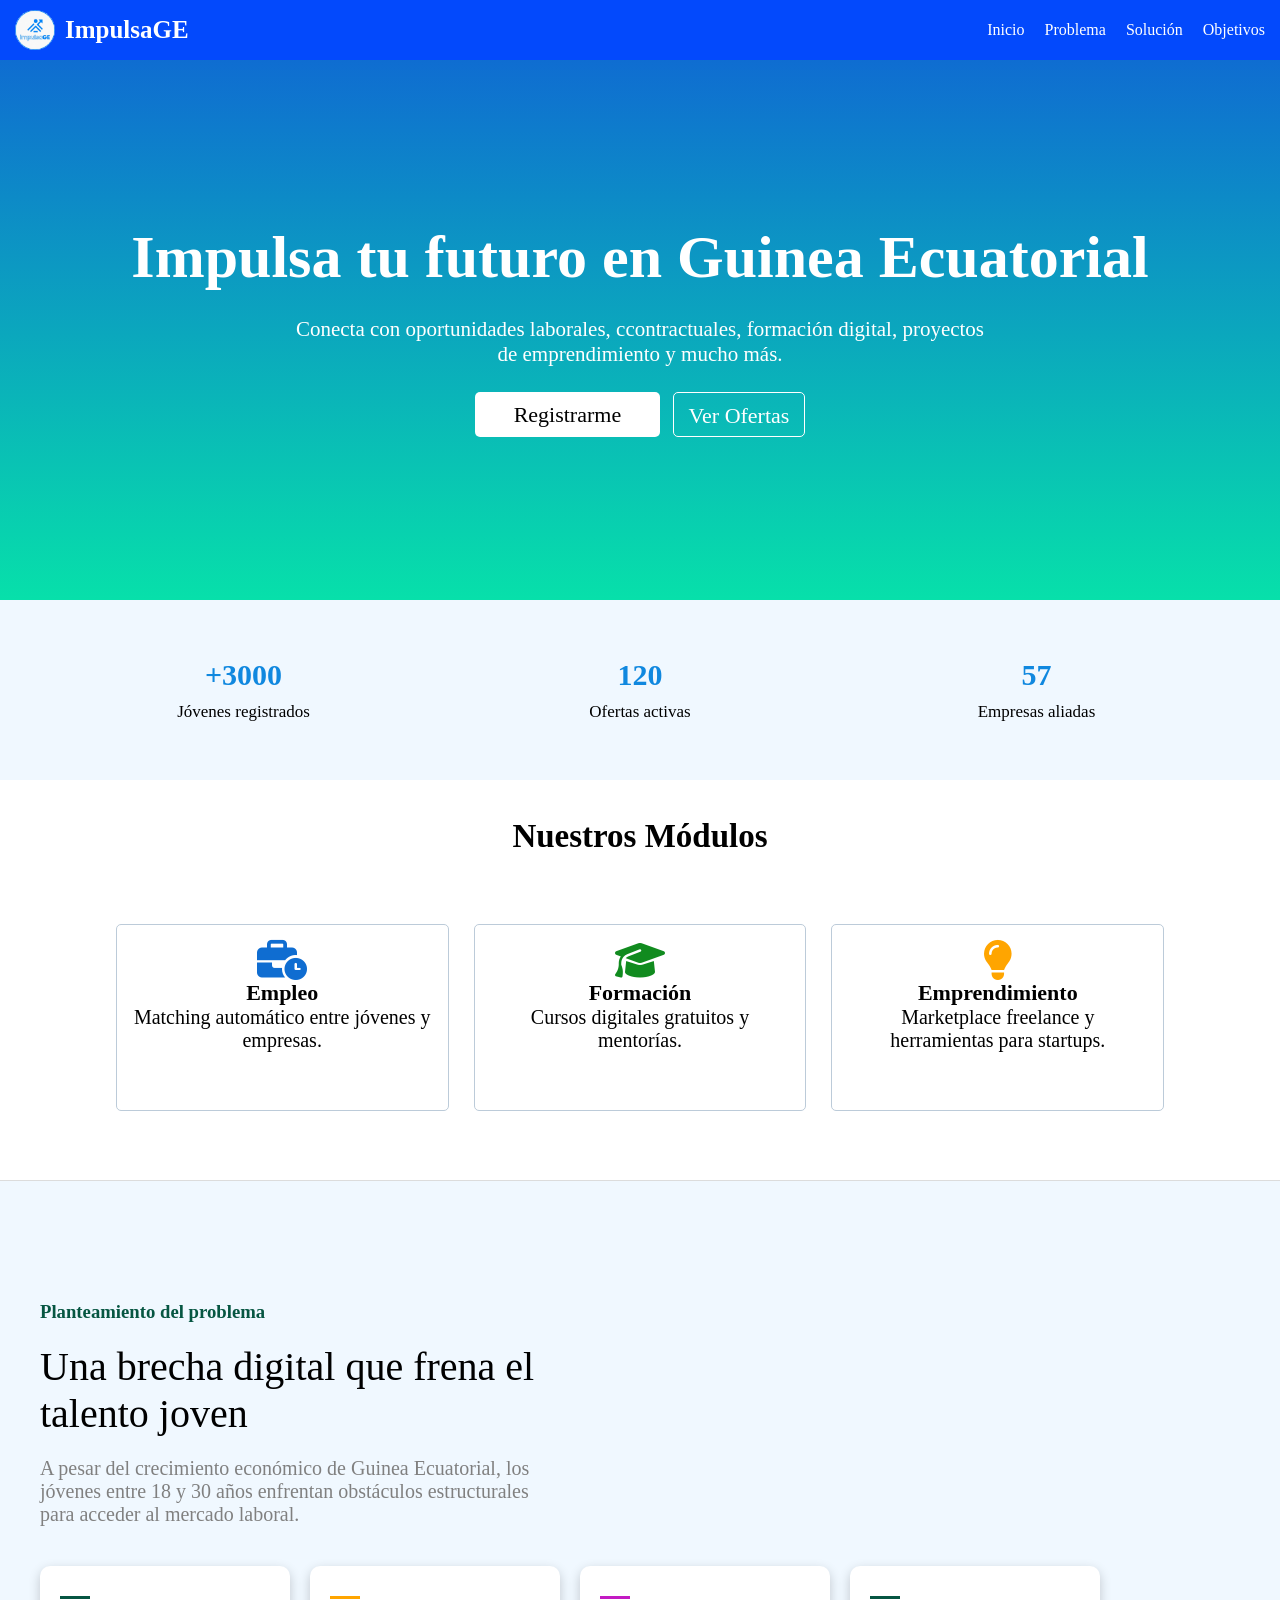
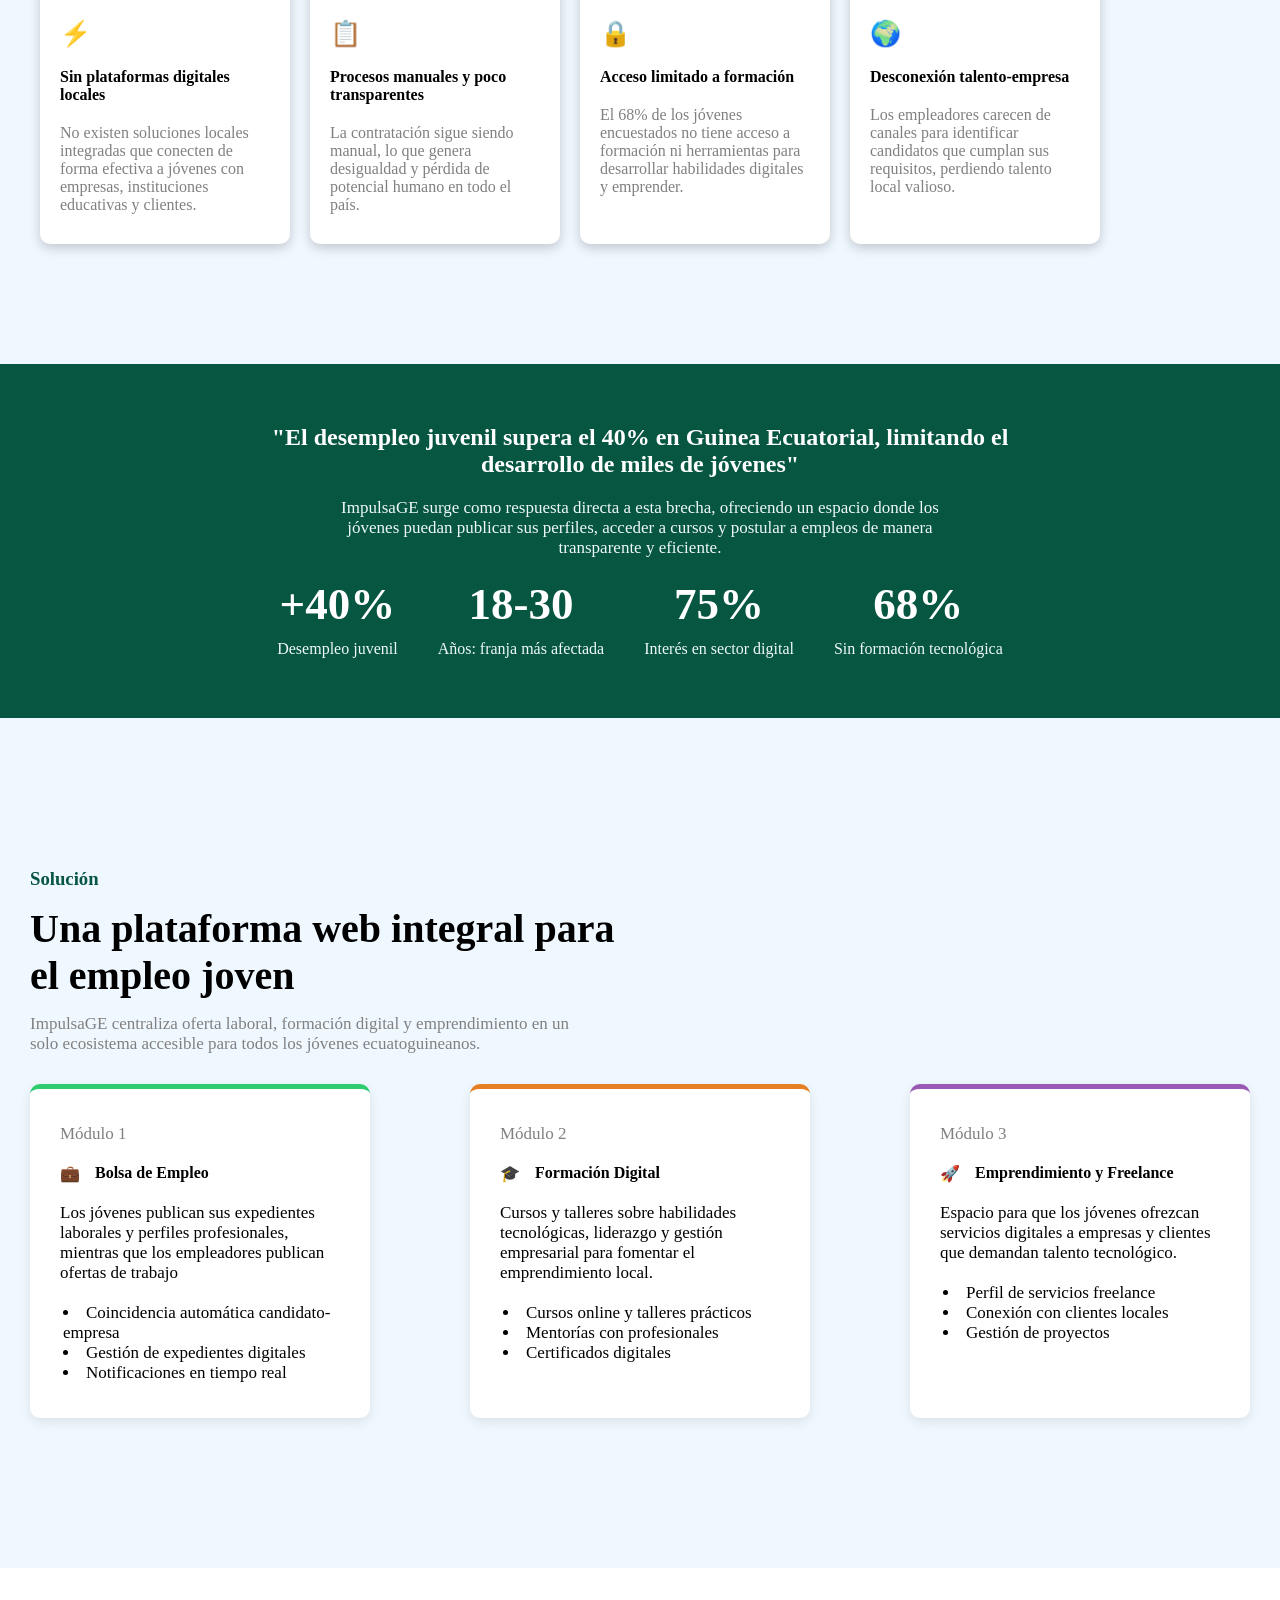
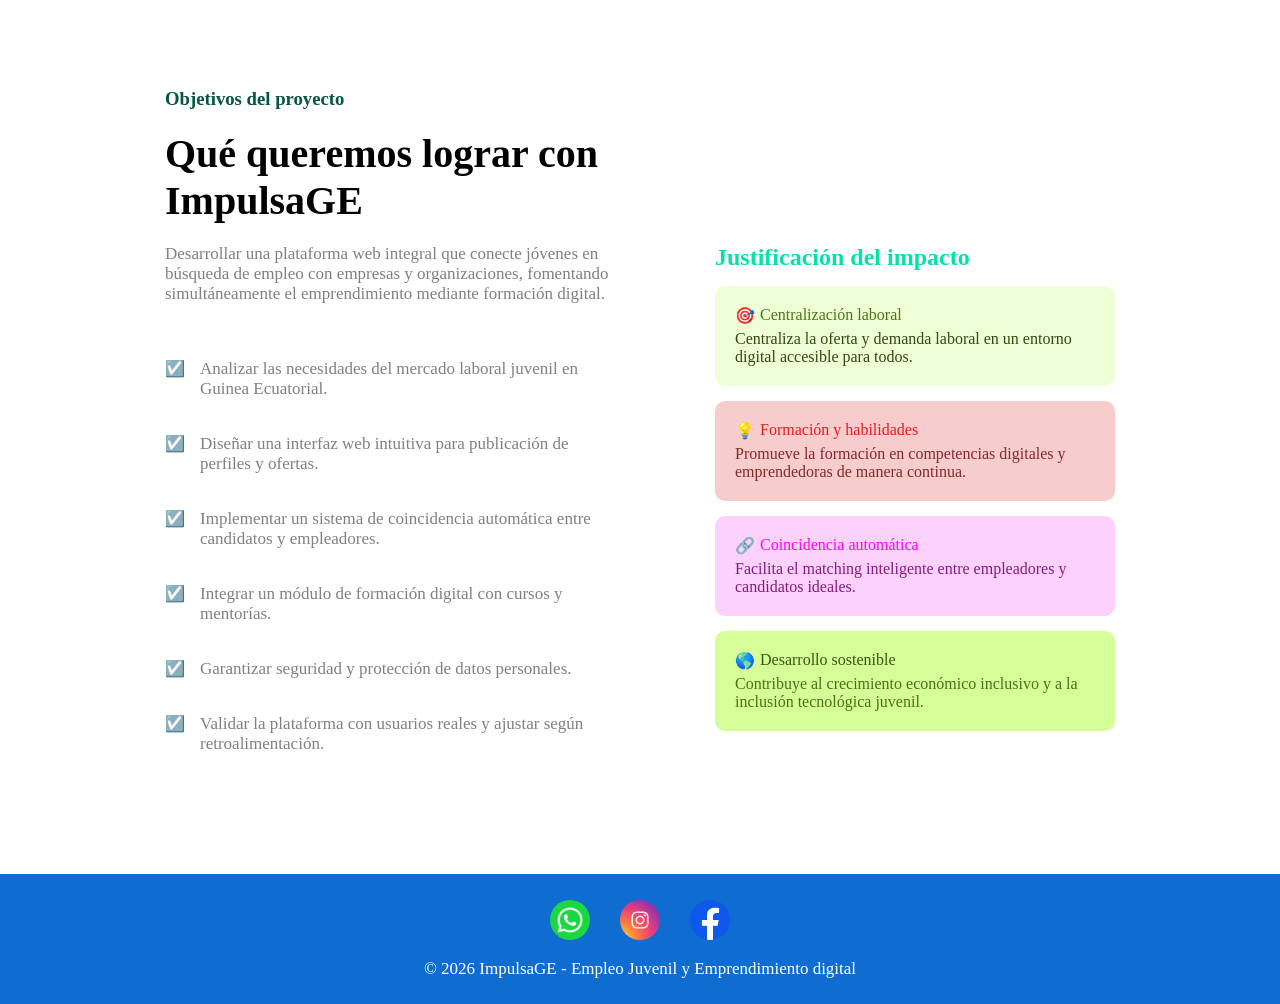
<file: index.html>
<!DOCTYPE html>
<html lang="en">
<head>
    <meta charset="UTF-8">
    <meta name="viewport" content="width=device-width, initial-scale=1.0">
    <title>ImpulsaGE</title>
    <link rel="icon" type="image/png" sizes="32x32"  href="./img/ImpulsaGE2.jpeg">
    <link rel="stylesheet" href="./css/index.css">
    <link rel="stylesheet" href="https://cdnjs.cloudflare.com/ajax/libs/font-awesome/6.5.1/css/all.min.css">
</head>
<body>
    <header>

            <div class="logo">
                <img src="./img/ImpulsaGE2.jpeg" alt="">
                <strong>ImpulsaGE</strong> 
            </div>
            
            <button class="barra-menus" id="barra-menus">
                &#9776;
            </button>
        
            <nav id="nav">

                <ul class="menus">
                    <li><a href="#inicio">Inicio</a></li>
                    <li><a href="#problema">Problema</a></li>
                    <li><a href="#solucion">Solución</a></li>
                    <li><a href="#objetivos">Objetivos</a></li>
                </ul>
            
            </nav>

    </header>
    <main>
        <section id="inicio" class="seccion1" >
                <h1>Impulsa tu futuro en Guinea Ecuatorial</h1>
                <p>Conecta con oportunidades laborales, ccontractuales, formación digital, proyectos <br> de emprendimiento y mucho más.</p>
                <div class="seccion1_contenedor">
                    <a href="./pages/login/login.html" class="boton1">Registrarme</a>
                    <a href="#ofertas" class="boton2">Ver Ofertas</a>
                </div>
        </section>

        <section class="seccion2">
            <div>
                <h3>+3000</h3>
                <p>Jóvenes registrados</p>
            </div>
            <div>
                <h3>120</h3>
                <p>Ofertas activas</p>
            </div>
            <div>
                <h3>57</h3>
                <p>Empresas aliadas</p>
            </div>
        </section>

        <section class="seccion3">
            <h1>Nuestros Módulos</h1>
            <div class="seccion3_contenedor">
                <div class="modulos">
                    <i class="fa-solid fa-business-time" style="color:rgb(15, 109, 209);" ></i>
                    <h3>Empleo</h3>
                    <p>Matching automático entre jóvenes y empresas.</p>
                </div>
                <div class="modulos">
                    <i class="fas fa-graduation-cap fa-3x text-success mb-3" style="color:rgb(17, 139, 31);" ></i>
                    <h3>Formación</h3>
                    <p>Cursos digitales gratuitos y mentorías.</p>
                </div>
                <div class="modulos">
                    <i class="fas fa-lightbulb fa-3x text-warning mb-3" style="color:orange;"></i>
                    <h3>Emprendimiento</h3>
                    <p>Marketplace freelance y herramientas para startups.</p>
                </div>
            </div>
        </section>

        <section id="problema" class="problema">

            <div>

                <article class="planteamiento">
                    <h3>Planteamiento del problema</h3>
                    <h1>Una brecha digital que frena el <br>talento joven</h1>
                    <p>A pesar del crecimiento económico de Guinea Ecuatorial, los jóvenes entre 18 y 30 años enfrentan obstáculos estructurales para acceder al mercado laboral.</p>
                </article>

                <article class="contenedor">
                
                    <div class="contenido">
                        <span class="barra1"></span>
                        <i>⚡</i>
                        <strong>Sin plataformas digitales locales</strong>
                        <p>No existen soluciones locales integradas que conecten de forma efectiva a jóvenes con empresas, instituciones educativas y clientes.</p>
                    </div>

                    <div class="contenido">
                        <span class="barra2"></span>
                        <i>📋</i>
                        <strong>Procesos manuales y poco transparentes</strong>
                        <p>La contratación sigue siendo manual, lo que genera desigualdad y pérdida de potencial humano en todo el país.</p>
                    </div>

                    <div class="contenido">
                        <span class="barra3"></span>
                        <i>🔒</i>
                        <strong>Acceso limitado a formación</strong>
                        <p>El 68% de los jóvenes encuestados no tiene acceso a formación ni herramientas para desarrollar habilidades digitales y emprender.</p>
                    </div>

                    <div class="contenido">
                        <span class="barra4"></span>
                        <i>🌍</i>
                        <strong>Desconexión talento-empresa</strong>
                        <p>Los empleadores carecen de canales para identificar candidatos que cumplan sus requisitos, perdiendo talento local valioso.</p>
                    </div>

                </article>
            </div>
        </section>

        <section class="estadisticas">

            <div>
                
                <h1>"El desempleo juvenil supera el 40% en Guinea Ecuatorial, limitando el desarrollo de miles de jóvenes"</h1>
                <p>ImpulsaGE surge como respuesta directa a esta brecha, ofreciendo un espacio donde los jóvenes puedan publicar sus perfiles, acceder a cursos y postular a empleos de manera transparente y eficiente.</p>
                
                <article>
                    <div>
                        <strong>+40%</strong>
                        <span>Desempleo juvenil</span>
                    </div>
                    <div>
                        <strong>18-30</strong>
                        <span>Años: franja más afectada</span>
                    </div>
                    <div>
                        <strong>75%</strong>
                        <span>Interés en sector digital</span>
                    </div>
                    <div>
                        <strong>68%</strong>
                        <span>Sin formación tecnológica</span>
                    </div>

                </article>

            </div>

        </section>

        <section id="solucion" class="solucion">

             <div>

                <article class="plataforma">
                    <h3>Solución</h3>
                    <h1>Una plataforma web integral para el empleo joven</h1>
                    <p>ImpulsaGE centraliza oferta laboral, formación digital y emprendimiento en un solo ecosistema accesible para todos los jóvenes ecuatoguineanos.</p>
                </article>

                <article class="contenedor-solucion">
                
                    <div class="contenido-solucion solucion-caja1">
                        <span>Módulo 1</span>
                        <div>
                             <i>💼</i>
                             <strong>Bolsa de Empleo</strong>
                        </div>
                        <p>Los jóvenes publican sus expedientes laborales y perfiles profesionales, mientras que los empleadores publican ofertas de trabajo</p>
                        <ul>
                            <li>Coincidencia automática candidato-empresa</li>
                            <li>Gestión de expedientes digitales</li>
                            <li>Notificaciones en tiempo real</li>
                        </ul>   
                    </div>

                    <div class="contenido-solucion solucion-caja2">
                        <span>Módulo 2</span>
                        <div>
                             <i>🎓</i>
                             <strong>Formación Digital</strong>
                        </div>
                        <p>Cursos y talleres sobre habilidades tecnológicas, liderazgo y gestión empresarial para fomentar el emprendimiento local.</p>
                        <ul>
                            <li>Cursos online y talleres prácticos</li>
                            <li>Mentorías con profesionales</li>
                            <li>Certificados digitales</li>
                        </ul>   
                    </div>

                    <div class="contenido-solucion solucion-caja3">
                        <span>Módulo 3</span>
                        <div>
                             <i>🚀</i>
                             <strong>Emprendimiento y Freelance</strong>
                        </div>
                        <p>Espacio para que los jóvenes ofrezcan servicios digitales a empresas y clientes que demandan talento tecnológico.</p>
                        <ul>
                            <li>Perfil de servicios freelance</li>
                            <li>Conexión con clientes locales</li>
                            <li>Gestión de proyectos</li>
                        </ul>   
                    </div>

                    

                </article>
            </div>

        </section>

        <section id="objetivos" class="objetivos">

            <div>
                <h3>Objetivos del proyecto</h3>
                <h1>Qué queremos lograr con ImpulsaGE</h1>
                <article>
                    <div class="lista_objetivos">

                        <p class="descripcion_objetivos">
                            Desarrollar una plataforma web integral que conecte jóvenes
                            en búsqueda de empleo con empresas y organizaciones, 
                            fomentando simultáneamente el emprendimiento mediante formación digital.
                        </p>

                        <div class="objetivo">
                            <i>☑️</i>
                            <p>Analizar las necesidades del mercado laboral juvenil en Guinea Ecuatorial.</p>
                        </div>

                        <div class="objetivo">
                            <i>☑️</i>
                            <p>Diseñar una interfaz web intuitiva para publicación de perfiles y ofertas.</p>
                        </div>

                        <div class="objetivo">
                            <i>☑️</i>
                            <p>Implementar un sistema de coincidencia automática entre candidatos y empleadores.</p>
                        </div>

                        <div class="objetivo">
                            <i>☑️</i>
                            <p>Integrar un módulo de formación digital con cursos y mentorías.</p>
                        </div>

                        <div class="objetivo">
                            <i>☑️</i>
                            <p>Garantizar seguridad y protección de datos personales.</p>
                        </div>

                        <div class="objetivo">
                            <i>☑️</i>
                            <p>Validar la plataforma con usuarios reales y ajustar según retroalimentación.</p>
                        </div>
                    </div>

                    <div class="justificacion">

                        <h2>Justificación del impacto</h2>

                        <div class="cuadro1">
                            <div>
                                <i>🎯</i>
                                <span>Centralización laboral</span>
                            </div>
                            <p>Centraliza la oferta y demanda laboral en un entorno digital accesible para todos.</p>
                        </div>

                        <div class="cuadro2">
                            <div>
                                <i>💡</i>
                                <span>Formación y habilidades</span>
                            </div>
                            <p>Promueve la formación en competencias digitales y emprendedoras de manera continua.</p>
                        </div>

                        <div class="cuadro3">
                            <div>
                                <i>🔗</i>
                                <span>Coincidencia automática</span>
                            </div>
                            <p>Facilita el matching inteligente entre empleadores y candidatos ideales.</p>
                        </div>

                        <div class="cuadro4">
                            <div>
                                <i>🌎</i>
                                <span>Desarrollo sostenible</span>
                            </div>
                            <p>Contribuye al crecimiento económico inclusivo y a la inclusión tecnológica juvenil.</p>
                        </div>
                        
                    </div>

                </article>

            </div>

        </section>

    </main>

    <footer>
        <div class="enlaces">
            <a href="https://chat.whatsapp.com/FtsmAJmG9tlBySFNLbGfqq?mode=gi_t" target="_blank"><img src="./img/WhatsApp.jpeg" alt="WhatsaApp"></a>
            <a href="https://www.instagram.com/31duque13?igsh=MWV2Y2E3d2Jmdk2aA==" target="_blank"><img src="./img/Instagram.png" alt="Instagram"></a>
            <a href="https://www.facebook.com/share/17GtNx4yoe/" target="_blank"><img src="./img/Facebook.jpeg" alt="Facebook"></a>
        </div>
        <p>&copy; 2026 ImpulsaGE - Empleo Juvenil y Emprendimiento digital</p>
    </footer>
    
</body>
<script src="./js/index.js"></script>
</html>
</file>
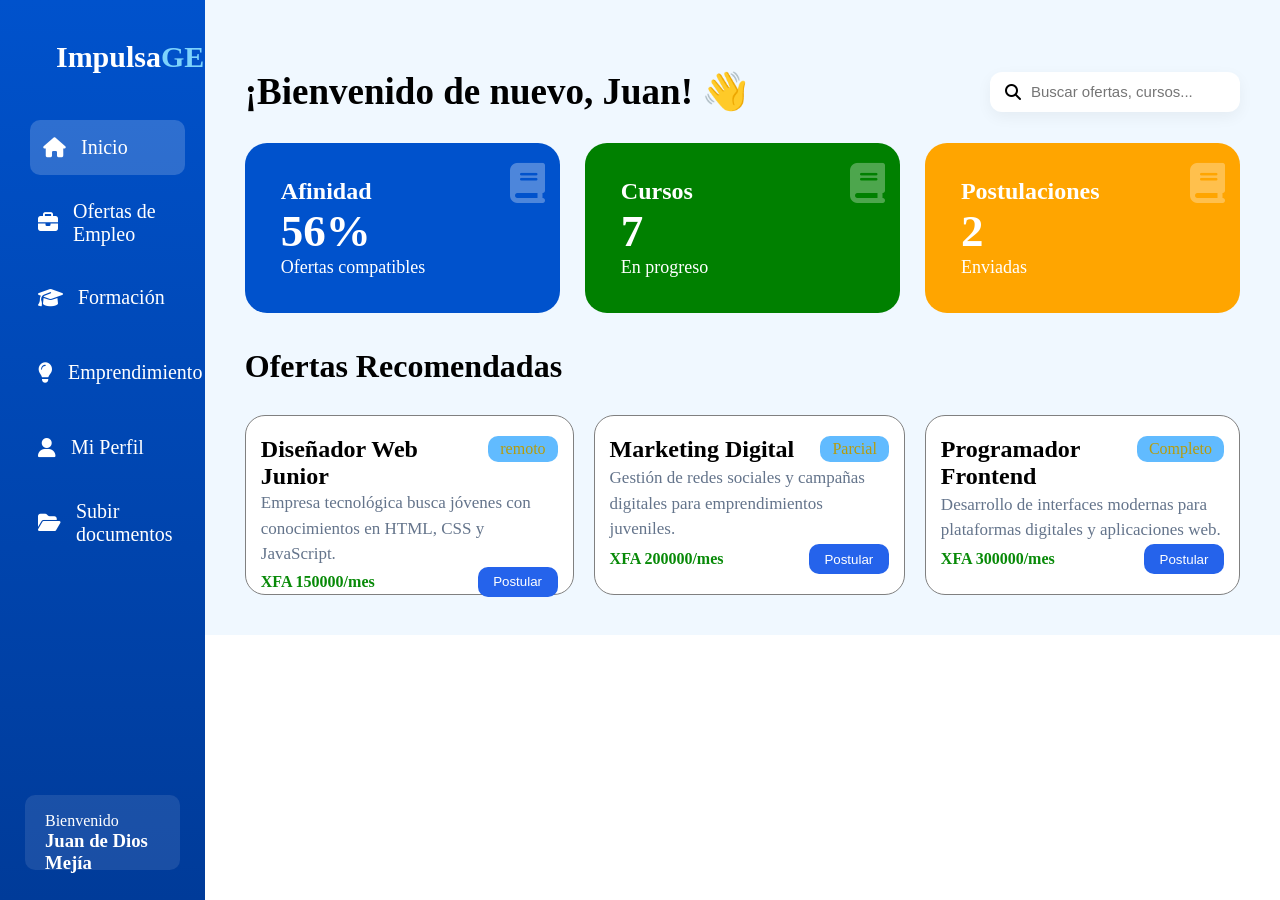
<file: pages/dashboard.html>
<!DOCTYPE html>
<html lang="en">
<head>
    <meta charset="UTF-8">
    <meta name="viewport" content="width=device-width, initial-scale=1.0">
    <title>ImpulsaGE - Plataforma de Empleo Juvenil</title>
    <link rel="stylesheet" href="../css/dashboard.css">
    <link rel="stylesheet" href="https://cdnjs.cloudflare.com/ajax/libs/font-awesome/6.5.1/css/all.min.css">
</head>
<body>
    <div class="desplegar" id="btn_desplegar">AB</div> 
    <aside class="sidebar" id="sidebar">
        <div class="logo">
            Impulsa<span>GE</span>
        </div>

        <ul class="menus">

            <li class="activo">
                <a href="#" >
                    <i class="fa-solid fa-house"></i>
                    <span>Inicio</span>
                </a>
            </li>

            <li title="Ofertas de Empleo">
                <a href="./OfertasEmpleo.html">
                    <i class="fa-solid fa-briefcase"></i>
                    <span>Ofertas de Empleo</span>
                </a>
            </li>

            <li title="Formaciones">
                <a href="./formacion.html">
                    <i class="fa-solid fa-graduation-cap"></i>
                    <span>Formación</span>
                </a>
            </li>

            <li title="Emprendimiento">
                <a href="./emprendimiento.html">
                    <i class="fa-solid fa-lightbulb"></i>
                    <span>Emprendimiento</span>
                </a>
            </li>

            <li title="Mi perfil">
                <a href="./perfil.html">
                    <i class="fa-solid fa-user"></i>
                    <span>Mi Perfil</span>
                </a>
            </li>
            <li>
                <a href="./subirDocumentos.html">
                <i class="fa-solid fa-folder-open"></i>
                <span>Subir documentos</span>
                </a>
            </li>

        </ul>

        <div class="usuario">
            <p>Bienvenido</p>
            <h3>Juan de Dios Mejía</h3>
        </div>

    </aside>

    <main>
        <div class="bara-superior">
            <h1>¡Bienvenido de nuevo,<span> Juan! 👋</span> </h1>
            <div class="buscador">
                <i class="fa-solid fa-magnifying-glass"></i>
                <input type="text" placeholder="Buscar ofertas, cursos...">
            </div>
        </div>

        <section class="cartas">
            <div class="carta carta-azul">
                <i class="fa-solid fa-book"></i>
                <h2>Afinidad</h2>
                <div class="number">56%</div>
                <p>Ofertas compatibles</p>
            </div>
            <div class="carta carta-verde">
                <i class="fa-solid fa-book"></i>
                <h2>Cursos</h2>
                <div class="number">7</div>
                <p>En progreso</p>
            </div>
            <div class="carta carta-naranja">
                <i class="fa-solid fa-book"></i>
                <h2>Postulaciones</h2>
                <div class="number">2</div>
                <p>Enviadas</p>
            </div>
        </section>

        <h1 class="titulo-ofertas">Ofertas Recomendadas</h1>
        
        <section class="empleos">
            <div class="empleo">
                <div class="titulo">
                    <h2>Diseñador Web Junior</h2>
                    <span class="tipo-trabajo">remoto</span>
                </div>
                <p>Empresa tecnológica busca jóvenes con
                   conocimientos en HTML, CSS y JavaScript.
                </p>
                <div class="postulacion">
                    <span class="remuneracion">XFA 150000/mes</span>
                    <button>Postular</button>
                </div>
            </div>

            <div class="empleo">
                <div class="titulo">
                    <h2>Marketing Digital</h2>
                    <span class="tipo-trabajo">Parcial</span>
                </div>
                <p>
                    Gestión de redes sociales y campañas 
                    digitales para emprendimientos juveniles.
                </p>
                <div class="postulacion">
                    <span class="remuneracion">XFA 200000/mes</span>
                    <button>Postular</button>
                </div>
            </div>

            <div class="empleo">
                <div class="titulo">
                    <h2>Programador Frontend</h2>
                    <span class="tipo-trabajo" >Completo</span>
                </div>
                <p>
                    Desarrollo de interfaces modernas para
                    plataformas digitales y aplicaciones web.
                </p>
                <div class="postulacion">
                    <span class="remuneracion">XFA 300000/mes</span>
                    <button>Postular</button>
                </div>
            </div>
        </section>
    </main>
</body>
<script src="../js/dashboard.js"></script>
</html>
</file>
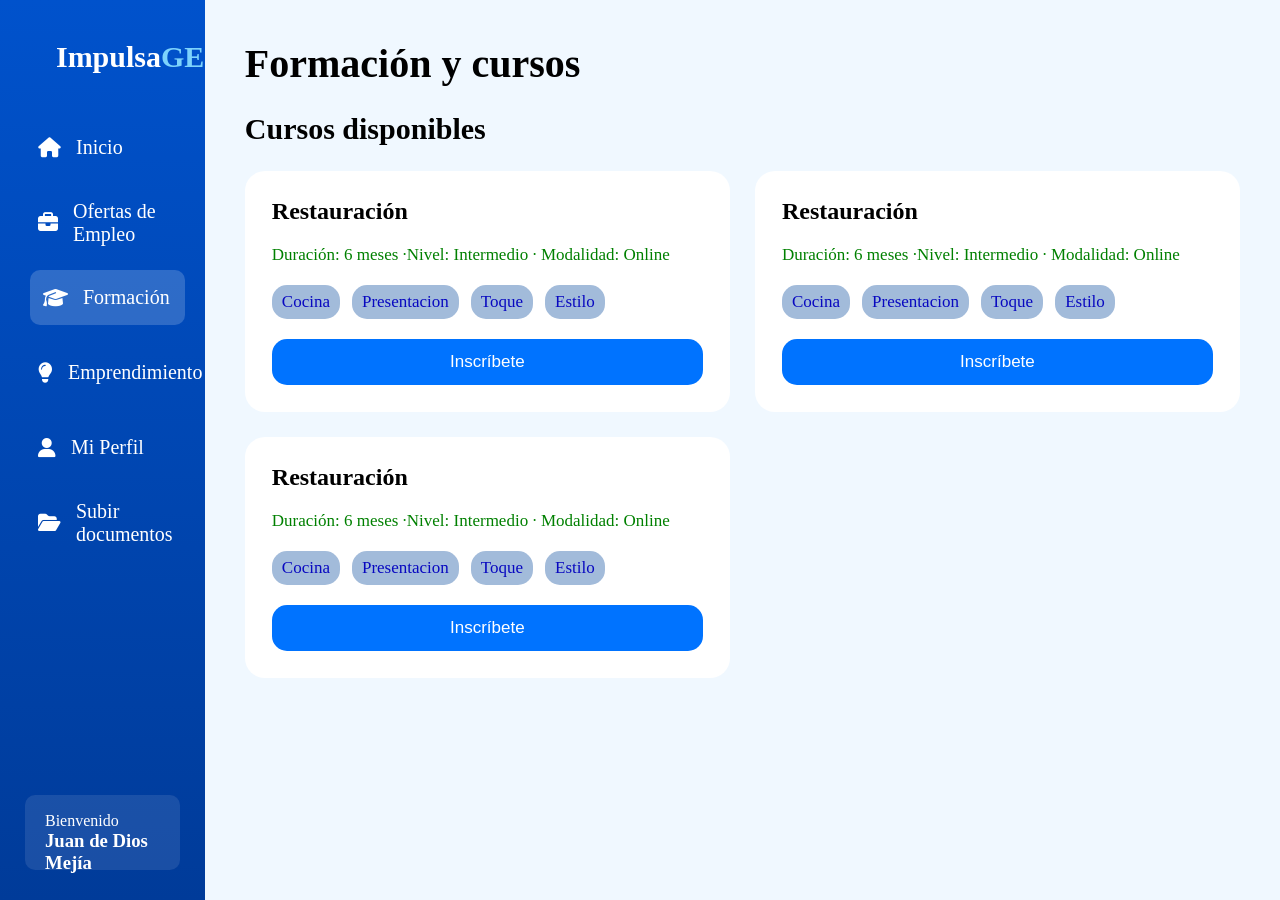
<file: pages/formacion.html>
<!DOCTYPE html>
<html lang="en">
<head>
    <meta charset="UTF-8">
    <meta name="viewport" content="width=device-width, initial-scale=1.0">
    <title>Formación</title>
    <link rel="stylesheet" href="../css/formacion.css">
    <link rel="stylesheet" href="https://cdnjs.cloudflare.com/ajax/libs/font-awesome/6.5.1/css/all.min.css">
</head>
<body>
    <aside class="sidebar">
        <div class="logo">
            Impulsa<span>GE</span>
        </div>

        <ul class="menus">

            <li>
                <a href="./dashboard.html" >
                    <i class="fa-solid fa-house"></i>
                    <span>Inicio</span>
                </a>
            </li>

            <li>
                <a href="./OfertasEmpleo.html">
                    <i class="fa-solid fa-briefcase"></i>
                    <span>Ofertas de Empleo</span>
                </a>
            </li>

            <li class="activo">
                <a href="#">
                    <i class="fa-solid fa-graduation-cap"></i>
                    <span>Formación</span>
                </a>
            </li>

            <li>
                <a href="./emprendimiento.html">
                    <i class="fa-solid fa-lightbulb"></i>
                    <span>Emprendimiento</span>
                </a>
            </li>

            <li>
                <a href="./perfil.html">
                    <i class="fa-solid fa-user"></i>
                    <span>Mi Perfil</span>
                </a>
            </li>
            <li>
                <a href="./subirDocumentos.html">
                     <i class="fa-solid fa-folder-open"></i>
                    <span>Subir documentos</span>
                </a>
            </li>

        </ul>

        <div class="usuario">
            <p>Bienvenido</p>
            <h3>Juan de Dios Mejía</h3>
        </div>

    </aside>
    <main>
        <h1 class="titulo-encabezado">Formación y cursos</h1>
        <h2 class="subtitulo">Cursos disponibles</h2>
        <section class="cursos">

            <article class="curso">
                <h2>Restauración</h2>
                <p>Duración: 6 meses ·Nivel: Intermedio · Modalidad: Online</p>
                <div class="campos">
                    <span>Cocina</span>
                    <span>Presentacion</span>
                    <span>Toque</span>
                    <span>Estilo</span>
                </div>
                <button>Inscríbete</button>
            </article>

            <article class="curso">
                <h2>Restauración</h2>
                <p>Duración: 6 meses ·Nivel: Intermedio · Modalidad: Online</p>
                <div class="campos">
                    <span>Cocina</span>
                    <span>Presentacion</span>
                    <span>Toque</span>
                    <span>Estilo</span>
                </div>
                <button>Inscríbete</button>
            </article>

            <article class="curso">
                <h2>Restauración</h2>
                <p>Duración: 6 meses ·Nivel: Intermedio · Modalidad: Online</p>
                <div class="campos">
                    <span>Cocina</span>
                    <span>Presentacion</span>
                    <span>Toque</span>
                    <span>Estilo</span>
                </div>
                <button>Inscríbete</button>
            </article>
     
        </section>
    </main>
</body>
</html>
</file>
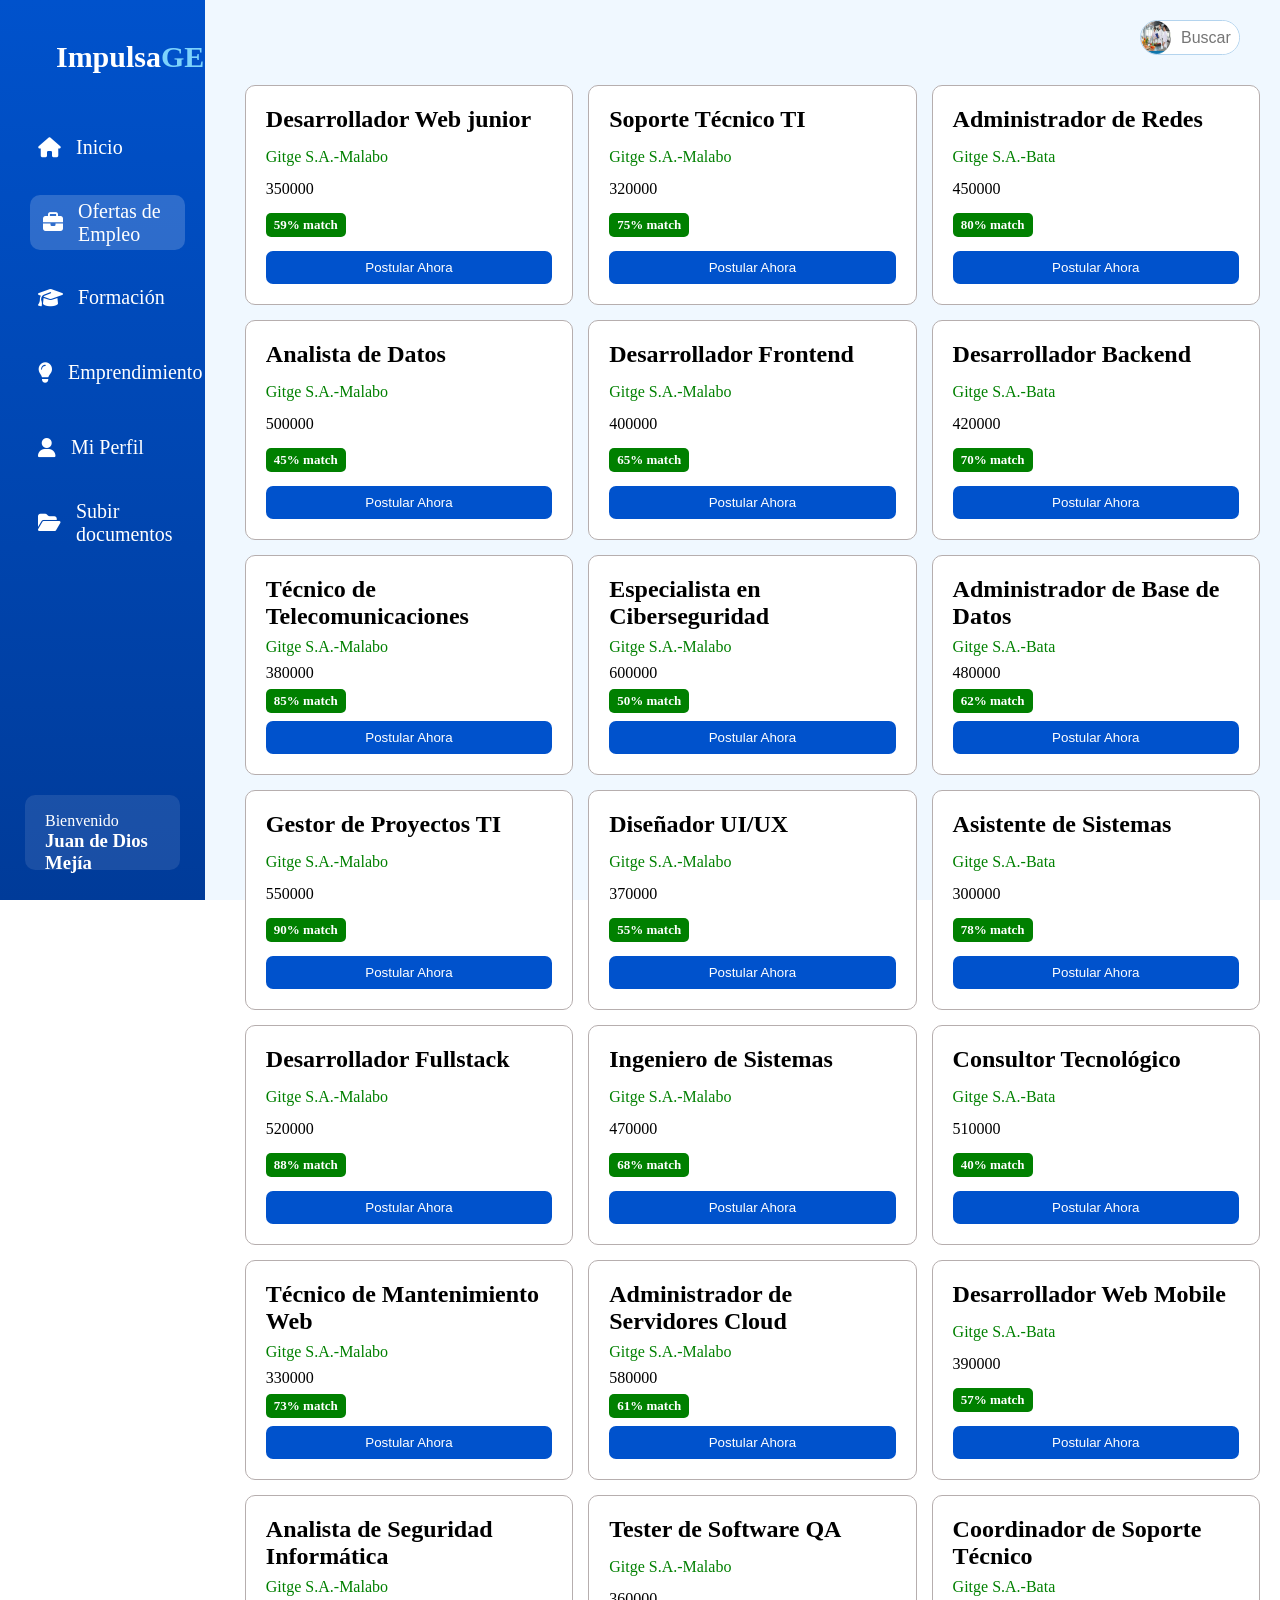
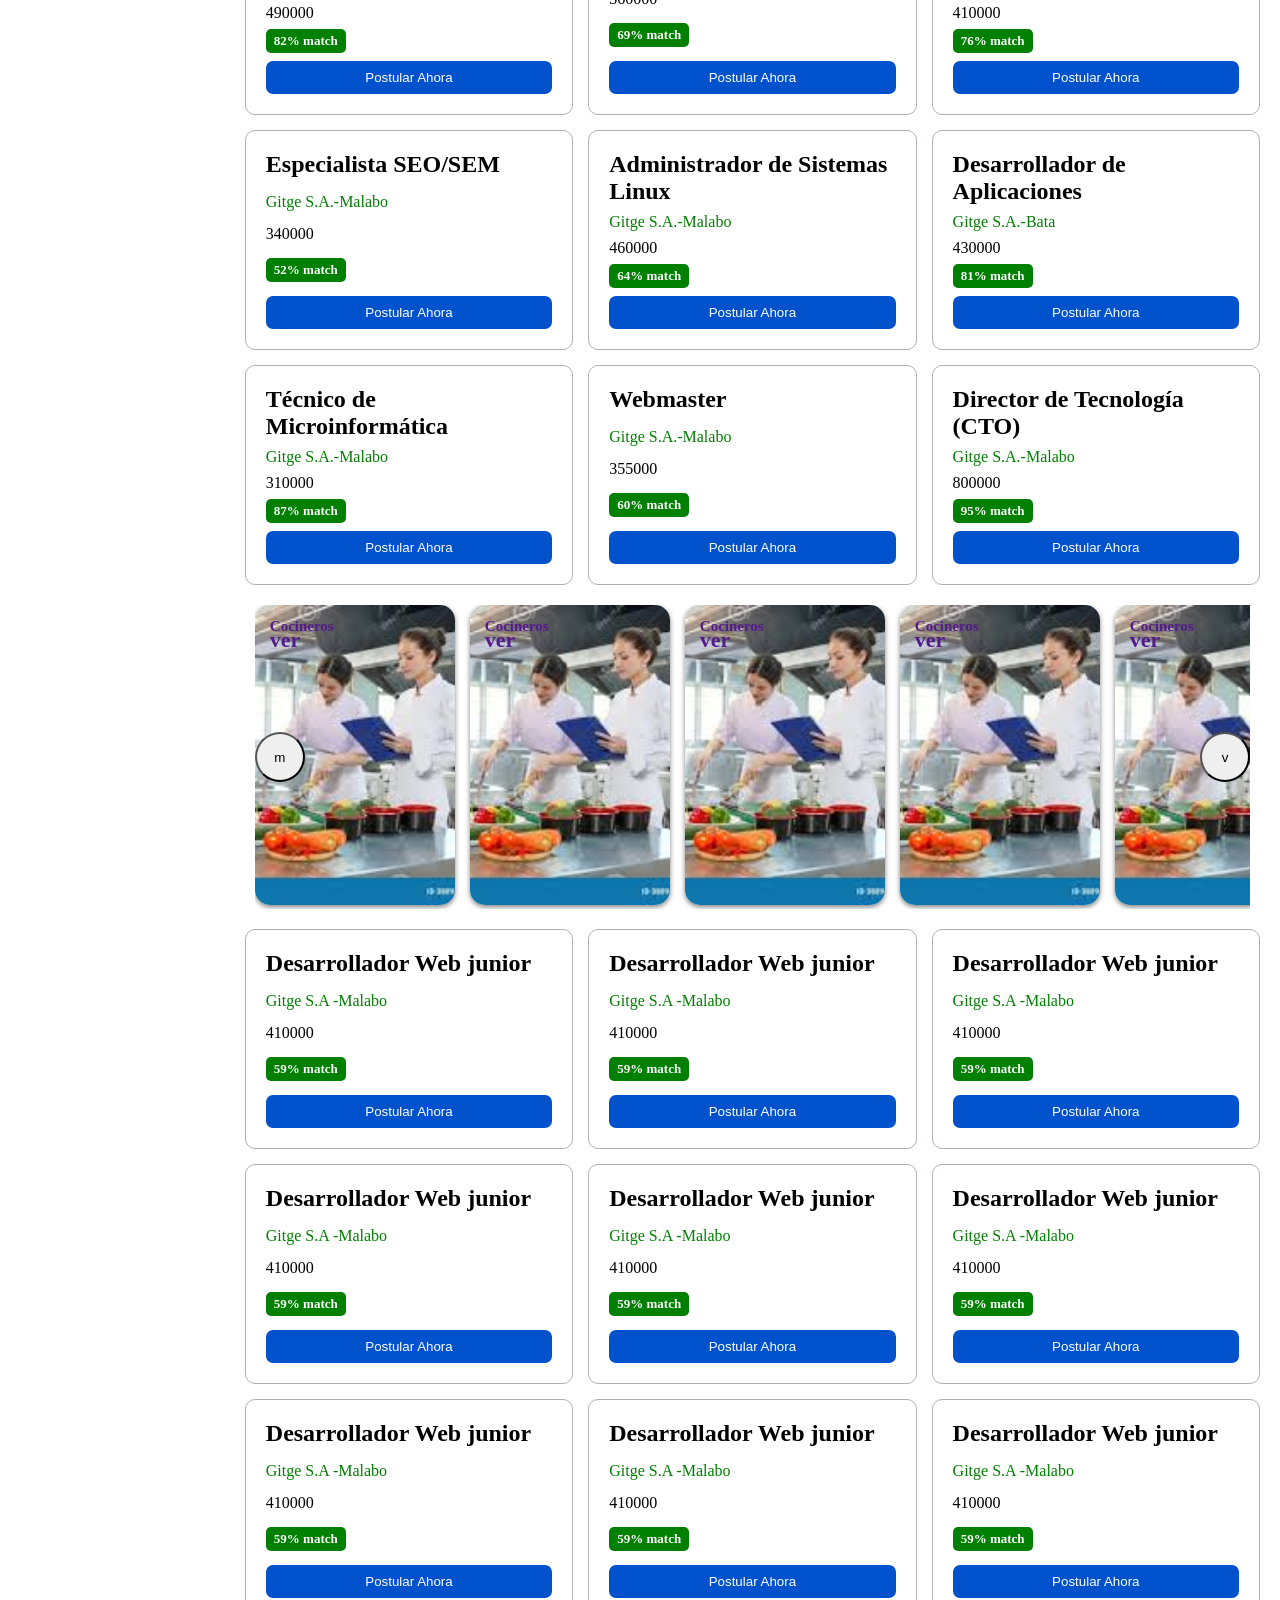
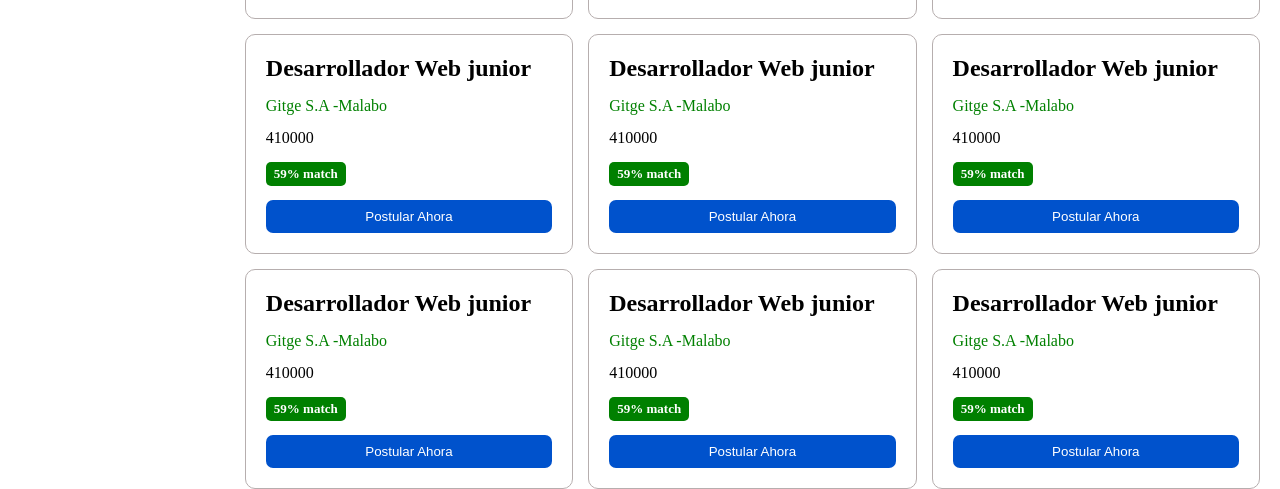
<file: pages/ofertasEmpleo.html>
<!DOCTYPE html>
<html lang="en">
<head>
    <meta charset="UTF-8">
    <meta name="viewport" content="width=device-width, initial-scale=1.0">
    <title>Ofertas de empleos</title>
    <link rel="stylesheet" href="../css/ofertasEmpleo.css">
    <link rel="stylesheet" href="https://cdnjs.cloudflare.com/ajax/libs/font-awesome/6.5.1/css/all.min.css">
</head>
<body>
    <aside class="sidebar">
        <div class="logo">
            Impulsa<span>GE</span>
        </div>

        <ul class="menus">

            <li>
                <a href="./dashboard.html" >
                    <i class="fa-solid fa-house"></i>
                    <span>Inicio</span>
                </a>
            </li>

            <li class="activo">
                <a href="#">
                    <i class="fa-solid fa-briefcase"></i>
                    <span>Ofertas de Empleo</span>
                </a>
            </li>

            <li>
                <a href="./formacion.html">
                    <i class="fa-solid fa-graduation-cap"></i>
                    <span>Formación</span>
                </a>
            </li>

            <li>
                <a href="./emprendimiento.html">
                    <i class="fa-solid fa-lightbulb"></i>
                    <span>Emprendimiento</span>
                </a>
            </li>

            <li>
                <a href="./perfil.html">
                    <i class="fa-solid fa-user"></i>
                    <span>Mi Perfil</span>
                </a>
            </li>
            <li>
                <a href="./subirDocumentos.html">
                     <i class="fa-solid fa-folder-open"></i>
                    <span>Subir documentos</span>
                </a>
            </li>

        </ul>

        <div class="usuario">
            <p>Bienvenido</p>
            <h3>Juan de Dios Mejía</h3>
        </div>

    </aside>

    <main>

        <section class="buscadores">
            
            <div class="buscador" id="buscador">
                <picture>
                    <img src="../img/cocineros.jpg" alt="">
                </picture>
                <input type="text" id="buscador_oferta" placeholder="Buscar oferta por lugar, salario, afinidad, tipo....">
            </div>

        </section>

        <section class="empleos" id="empleos">
            
        </section>

        <section class="carrusel_empleos" id="carrusel_empleos">

            <article class="carrusel_list" id="carrusel_list"> 
                <button class="btn_carrusel btn-left" id="btn-left">m</button>

                <div class="carrusel_track" id="track">
                    <div class="carrusel">
                        <div>
                            <a href="">
                                <h4><small>Cocineros</small>ver</h4>
                                <picture>
                                    <img src="../img/cocineros.jpg" alt="imagen">
                                </picture>
                            </a>
                        </div>
                    </div>
                    <div class="carrusel">
                        <div>
                            <a href="">
                                <h4><small>Cocineros</small>ver</h4>
                                <picture>
                                    <img src="../img/cocineros.jpg" alt="imagen">
                                </picture>
                            </a>
                        </div>
                    </div>
                    <div class="carrusel">
                        <div>
                            <a href="">
                                <h4><small>Cocineros</small>ver</h4>
                                <picture>
                                    <img src="../img/cocineros.jpg" alt="imagen">
                                </picture>
                            </a>
                        </div>
                    </div>
                    <div class="carrusel">
                        <div>
                            <a href="">
                                <h4><small>Cocineros</small>ver</h4>
                                <picture>
                                    <img src="../img/cocineros.jpg" alt="imagen">
                                </picture>
                            </a>
                        </div>
                    </div>
                    <div class="carrusel">
                        <div>
                            <a href="">
                                <h4><small>Cocineros</small>ver</h4>
                                <picture>
                                    <img src="../img/cocineros.jpg" alt="imagen">
                                </picture>
                            </a>
                        </div>
                    </div>
                    <div class="carrusel">
                        <div>
                            <a href="">
                                <h4><small>Cocineros</small>ver</h4>
                                <picture>
                                    <img src="../img/cocineros.jpg" alt="imagen">
                                </picture>
                            </a>
                        </div>
                    </div>
                    <div class="carrusel">
                        <div>
                            <a href="">
                                <h4><small>Cocineros</small>ver</h4>
                                <picture>
                                    <img src="../img/cocineros.jpg" alt="imagen">
                                </picture>
                            </a>
                        </div>
                    </div>
                    <div class="carrusel">
                        <div>
                            <a href="">
                                <h4><small>Cocineros</small>ver</h4>
                                <picture>
                                    <img src="../img/cocineros.jpg" alt="imagen">
                                </picture>
                            </a>
                        </div>
                    </div>
                    <div class="carrusel">
                        <div>
                            <a href="">
                                <h4><small>Cocineros</small>ver</h4>
                                <picture>
                                    <img src="../img/cocineros.jpg" alt="imagen">
                                </picture>
                            </a>
                        </div>
                    </div>
                    <div class="carrusel">
                        <div>
                            <a href="">
                                <h4><small>Cocineros</small>ver</h4>
                                <picture>
                                    <img src="../img/cocineros.jpg" alt="imagen">
                                </picture>
                            </a>
                        </div>
                    </div>
                </div>

                <button class="btn_carrusel btn_right" id="btn-right">v</button>
            </article>

        </section>

        <section class="empleos" id="empleos2">

            <article class="empleo">
                <h2>Desarrollador Web junior</h2>
                <p>Gitge S.A -Malabo</p>
                <div>410000</div>
                <span> 59% match</span>
                <button>Postular Ahora</button>
            </article>

             <article class="empleo">
                <h2>Desarrollador Web junior</h2>
                <p>Gitge S.A -Malabo</p>
                <div>410000</div>
                <span> 59% match</span>
                <button>Postular Ahora</button>
            </article>

             <article class="empleo">
                <h2>Desarrollador Web junior</h2>
                <p>Gitge S.A -Malabo</p>
                <div>410000</div>
                <span> 59% match</span>
                <button>Postular Ahora</button>
            </article>

             <article class="empleo">
                <h2>Desarrollador Web junior</h2>
                <p>Gitge S.A -Malabo</p>
                <div>410000</div>
                <span> 59% match</span>
                <button>Postular Ahora</button>
            </article>

             <article class="empleo">
                <h2>Desarrollador Web junior</h2>
                <p>Gitge S.A -Malabo</p>
                <div>410000</div>
                <span> 59% match</span>
                <button>Postular Ahora</button>
            </article>

             <article class="empleo">
                <h2>Desarrollador Web junior</h2>
                <p>Gitge S.A -Malabo</p>
                <div>410000</div>
                <span> 59% match</span>
                <button>Postular Ahora</button>
            </article>

             <article class="empleo">
                <h2>Desarrollador Web junior</h2>
                <p>Gitge S.A -Malabo</p>
                <div>410000</div>
                <span> 59% match</span>
                <button>Postular Ahora</button>
            </article>

             <article class="empleo">
                <h2>Desarrollador Web junior</h2>
                <p>Gitge S.A -Malabo</p>
                <div>410000</div>
                <span> 59% match</span>
                <button>Postular Ahora</button>
            </article>

            <article class="empleo">
                <h2>Desarrollador Web junior</h2>
                <p>Gitge S.A -Malabo</p>
                <div>410000</div>
                <span> 59% match</span>
                <button>Postular Ahora</button>
            </article>

            <article class="empleo">
                <h2>Desarrollador Web junior</h2>
                <p>Gitge S.A -Malabo</p>
                <div>410000</div>
                <span> 59% match</span>
                <button>Postular Ahora</button>
            </article>

            <article class="empleo">
                <h2>Desarrollador Web junior</h2>
                <p>Gitge S.A -Malabo</p>
                <div>410000</div>
                <span> 59% match</span>
                <button>Postular Ahora</button>
            </article>

            <article class="empleo">
                <h2>Desarrollador Web junior</h2>
                <p>Gitge S.A -Malabo</p>
                <div>410000</div>
                <span> 59% match</span>
                <button>Postular Ahora</button>
            </article>

            <article class="empleo">
                <h2>Desarrollador Web junior</h2>
                <p>Gitge S.A -Malabo</p>
                <div>410000</div>
                <span> 59% match</span>
                <button>Postular Ahora</button>
            </article>

            <article class="empleo">
                <h2>Desarrollador Web junior</h2>
                <p>Gitge S.A -Malabo</p>
                <div>410000</div>
                <span> 59% match</span>
                <button>Postular Ahora</button>
            </article>

            <article class="empleo">
                <h2>Desarrollador Web junior</h2>
                <p>Gitge S.A -Malabo</p>
                <div>410000</div>
                <span> 59% match</span>
                <button>Postular Ahora</button>
            </article>

          
        </section>


    </main>

</body>
<script src="../js/ofertas_empleo.js"></script>
</html>
</file>
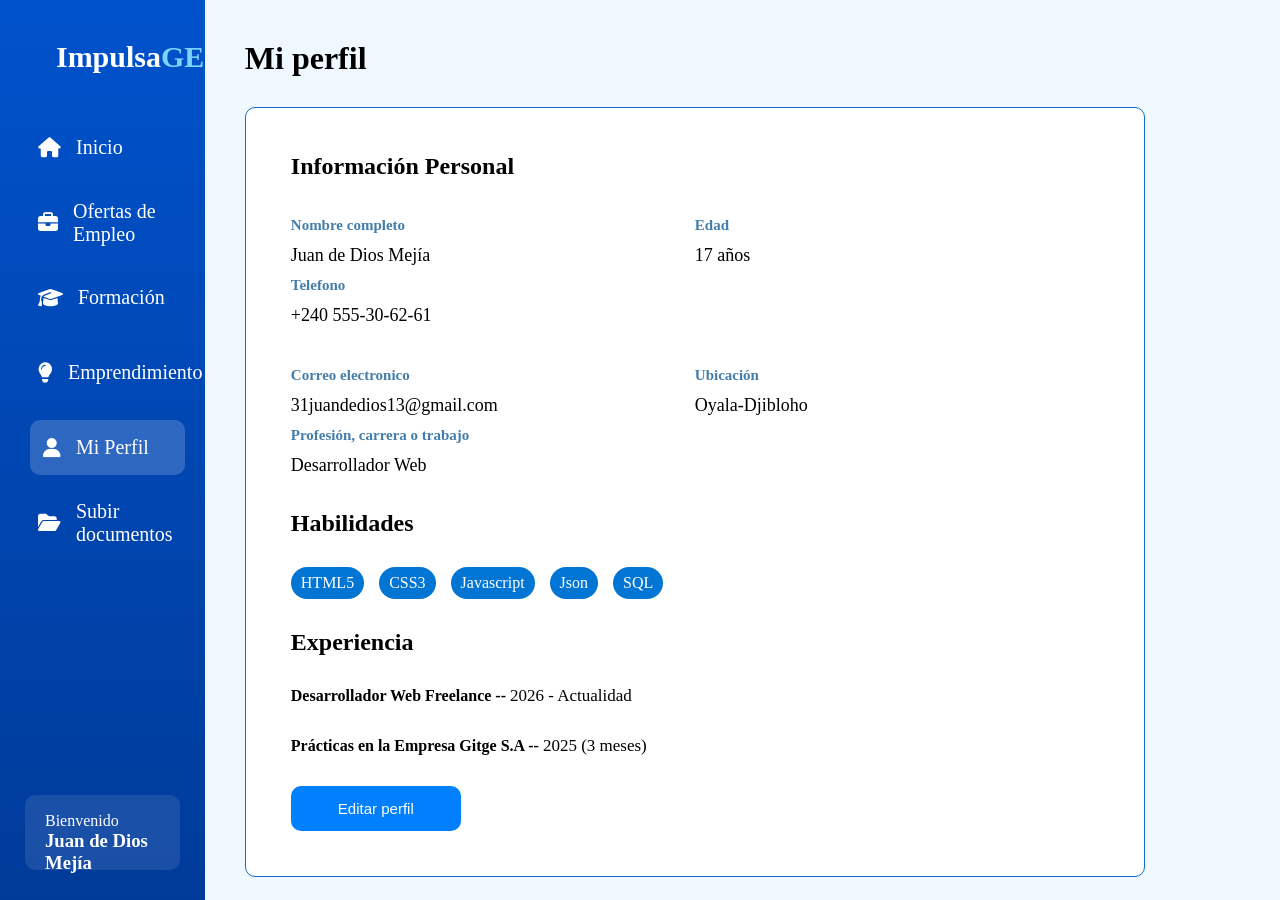
<file: pages/perfil.html>
<!DOCTYPE html>
<html lang="en">
<head>
    <meta charset="UTF-8">
    <meta name="viewport" content="width=device-width, initial-scale=1.0">
    <title>Mi perfil</title>
    <link rel="stylesheet" href="../css/perfil.css">
    <link rel="stylesheet" href="https://cdnjs.cloudflare.com/ajax/libs/font-awesome/6.5.1/css/all.min.css">
</head>
<body>

    <div class="modal" id="modal">
        <div class="container_modal">
            <div class="titulo_modal">Editar Perfi de Usuario</div>
            <form class="form_perfil" id="form_perfil">
                
                <div class="grupo_input">
                    <span>Nombre Completo</span>
                    <input type="text" id="nombre_modal">
                </div>

                <div class="grupo_input">
                    <span>Edad</span>
                    <input type="text" id="age_modal">
                </div>

                <div class="grupo_input">
                    <span>Teléfono</span>
                    <input type="text" id="tel_modal">
                </div>

                <div class="grupo_input">
                    <span>Correo Electrónico</span>
                    <input type="text" id="email_modal">
                </div>

                <div class="grupo_input">
                    <span>Profesión / Puesto de Interés</span>
                    <input type="text" id="carrer_modal">
                </div>

                <div class="grupo_input">
                    <span>Ubicación</span>
                    <input type="text" id="house_modal">
                </div>

                <div class="grupo_input">
                    <span>Habilidades (Separadas por comas)</span>
                    <input type="text" id="">
                </div>

                <div class="btns_modal">
                    <button class="btn_cancelar_modal" id="btn_cancelar_modal">Cancelar</button>
                    <button class="btn_guardar_modal" id="btn_guardar_modal">Guardar cambios</button>
                </div>
            </form>
        </div>
    </div>

    <aside class="sidebar">
        <div class="logo">
            Impulsa<span>GE</span>
        </div>

        <ul class="menus">

            <li>
                <a href="./dashboard.html" >
                    <i class="fa-solid fa-house"></i>
                    <span>Inicio</span>
                </a>
            </li>

            <li>
                <a href="./OfertasEmpleo.html">
                    <i class="fa-solid fa-briefcase"></i>
                    <span>Ofertas de Empleo</span>
                </a>
            </li>

            <li>
                <a href="./formacion.html">
                    <i class="fa-solid fa-graduation-cap"></i>
                    <span>Formación</span>
                </a>
            </li>

            <li>
                <a href="./emprendimiento.html">
                    <i class="fa-solid fa-lightbulb"></i>
                    <span>Emprendimiento</span>
                </a>
            </li>

            <li class="activo">
                <a href="#">
                    <i class="fa-solid fa-user"></i>
                    <span>Mi Perfil</span>
                </a>
            </li>
            <li>
                <a href="./subirDocumentos.html">
                    <i class="fa-solid fa-folder-open"></i>
                    <span>Subir documentos</span>
                </a>
            </li>

        </ul>

        <div class="usuario">
            <p>Bienvenido</p>
            <h3>Juan de Dios Mejía</h3>
        </div>

    </aside>
    <main>

        <h1>Mi perfil</h1>
        <section class="perfil">

            <h2>Información Personal</h2>

            <article class="datos-primarios">
                <div>
                    <strong>Nombre completo</strong>
                    <p id="name">Juan de Dios Mejía</p>
                </div>
                <div>
                    <strong>Edad</strong>
                    <p id="age">17 años</p>
                </div>
                <div class="telefono">
                    <strong>Telefono</strong>
                    <p id="tel">+240 555-30-62-61</p>
                </div>
            </article>

            <article class="datos-secundarios">
                <div>
                    <strong>Correo electronico</strong>
                    <p id="email">31juandedios13@gmail.com</p>
                </div>
                <div>
                    <strong>Ubicación</strong>
                    <p id="house">Oyala-Djibloho</p>
                </div>
                <div>
                    <strong>Profesión, carrera o trabajo</strong>
                    <p id="career">Desarrollador Web</p>
                </div>
            </article>  

            <h2>Habilidades</h2>

            <div class="habilidades">
                <span>HTML5</span>
                <span>CSS3</span>
                <span>Javascript</span>
                <span>Json</span>
                <span>SQL</span>
            </div>

            <h2>Experiencia</h2>
            <p>Desarrollador Web Freelance -- <span>2026 - Actualidad</span></p>
            <p>Prácticas en la Empresa Gitge S.A -- <span>2025 (3 meses) </span></p>
            <button class="btn_editar_perfil" id="btn_editar_perfil">Editar perfil</button>
        </section>
    
    </main>
</body>
<script src="../js/perfil.js"></script>
</html>
</file>
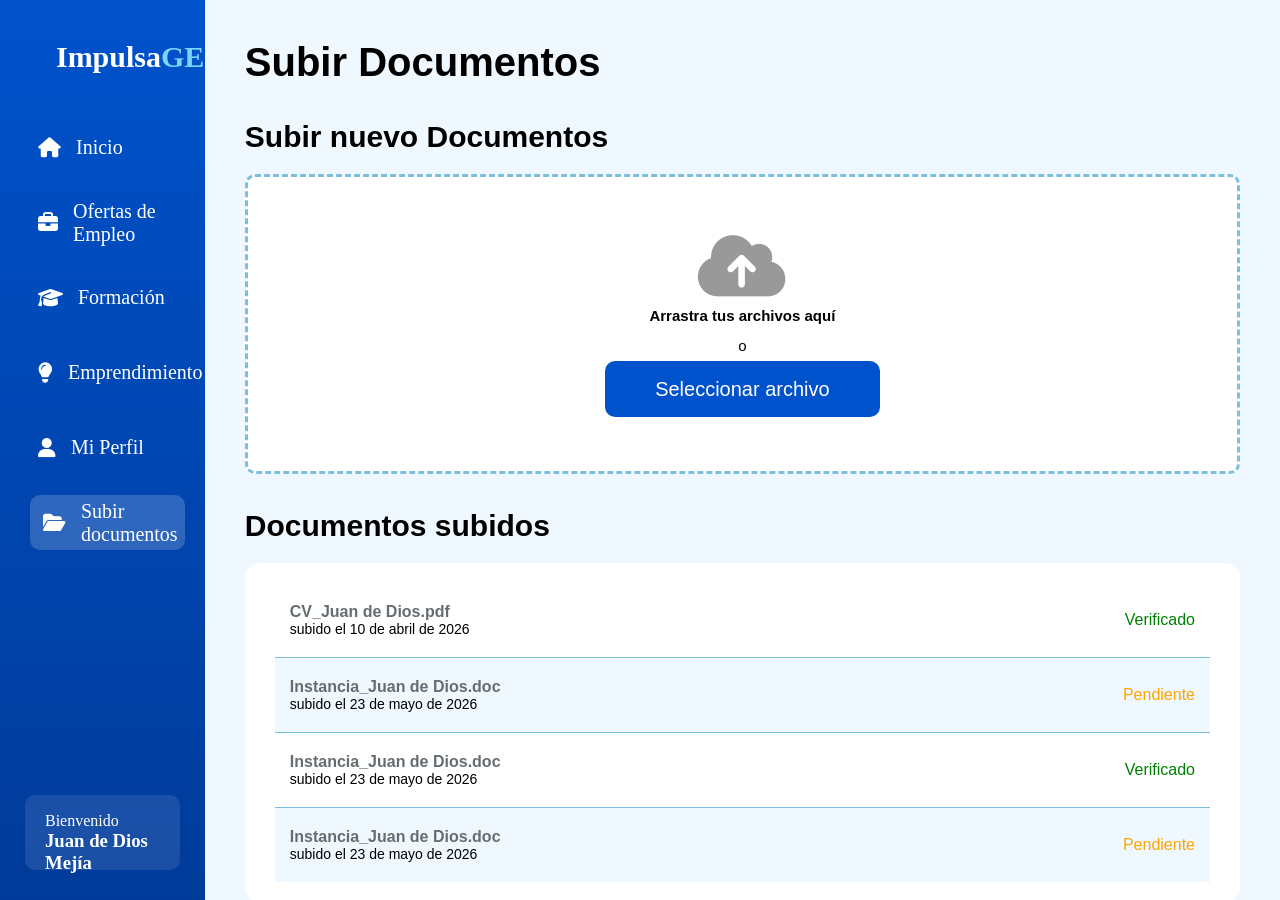
<file: pages/subirDocumentos.html>
<!DOCTYPE html>
<html lang="en">
<head>
    <meta charset="UTF-8">
    <meta name="viewport" content="width=device-width, initial-scale=1.0">
    <title>Subir documentos</title>
    <link rel="stylesheet" href="../css/subirDocumentos.css">
    <link rel="stylesheet" href="https://cdnjs.cloudflare.com/ajax/libs/font-awesome/6.5.1/css/all.min.css">
</head>
<body>
    <aside class="sidebar">
        <div class="logo">
            Impulsa<span>GE</span>
        </div>

        <ul class="menus">

            <li>
                <a href="./dashboard.html" >
                    <i class="fa-solid fa-house"></i>
                    <span>Inicio</span>
                </a>
            </li>

            <li>
                <a href="./OfertasEmpleo.html">
                    <i class="fa-solid fa-briefcase"></i>
                    <span>Ofertas de Empleo</span>
                </a>
            </li>

            <li>
                <a href="./formacion.html">
                    <i class="fa-solid fa-graduation-cap"></i>
                    <span>Formación</span>
                </a>
            </li>

            <li>
                <a href="./emprendimiento.html">
                    <i class="fa-solid fa-lightbulb"></i>
                    <span>Emprendimiento</span>
                </a>
            </li>

            <li>
                <a href="./perfil.html">
                    <i class="fa-solid fa-user"></i>
                    <span>Mi Perfil</span>
                </a>
            </li>
            <li class="activo">
                <a href="#">
                    <i class="fa-solid fa-folder-open"></i>
                    <span>Subir documentos</span>
                </a>
            </li>

        </ul>

        <div class="usuario">
            <p>Bienvenido</p>
            <h3>Juan de Dios Mejía</h3>
        </div>

    </aside>

    <main>
        <h1>Subir Documentos</h1>
        <h2>Subir nuevo Documentos</h2>
        <section class="subir-archivos">
            <i class="fas fa-cloud-upload-alt"></i>
            <strong>Arrastra tus archivos aquí</strong>
            <p>o</p>
            <label for="archivo">Seleccionar archivo</label>
            <input type="file" id="archivo">

        </section>
        

        <h2>Documentos subidos</h2>

        <section class="archivos-subidos">
            <article>
                <div>
                <strong>CV_Juan de Dios.pdf</strong>
                <p>subido el 10 de abril de 2026</p>
                </div>
                <span>Verificado</span>
            </article>

            <article>
                <div>
                    <strong>Instancia_Juan de Dios.doc</strong>
                    <p>subido el 23 de mayo de 2026</p>
                </div>
                <span>Pendiente</span>
            </article>

            <article>
                <div>
                    <strong>Instancia_Juan de Dios.doc</strong>
                    <p>subido el 23 de mayo de 2026</p>
                </div>
                <span>Verificado</span>
            </article>
            
            <article>
                <div>
                    <strong>Instancia_Juan de Dios.doc</strong>
                    <p>subido el 23 de mayo de 2026</p>
                </div>
                <span>Pendiente</span>
            </article>

        </section>
    </main>
</body>
</html>
</file>
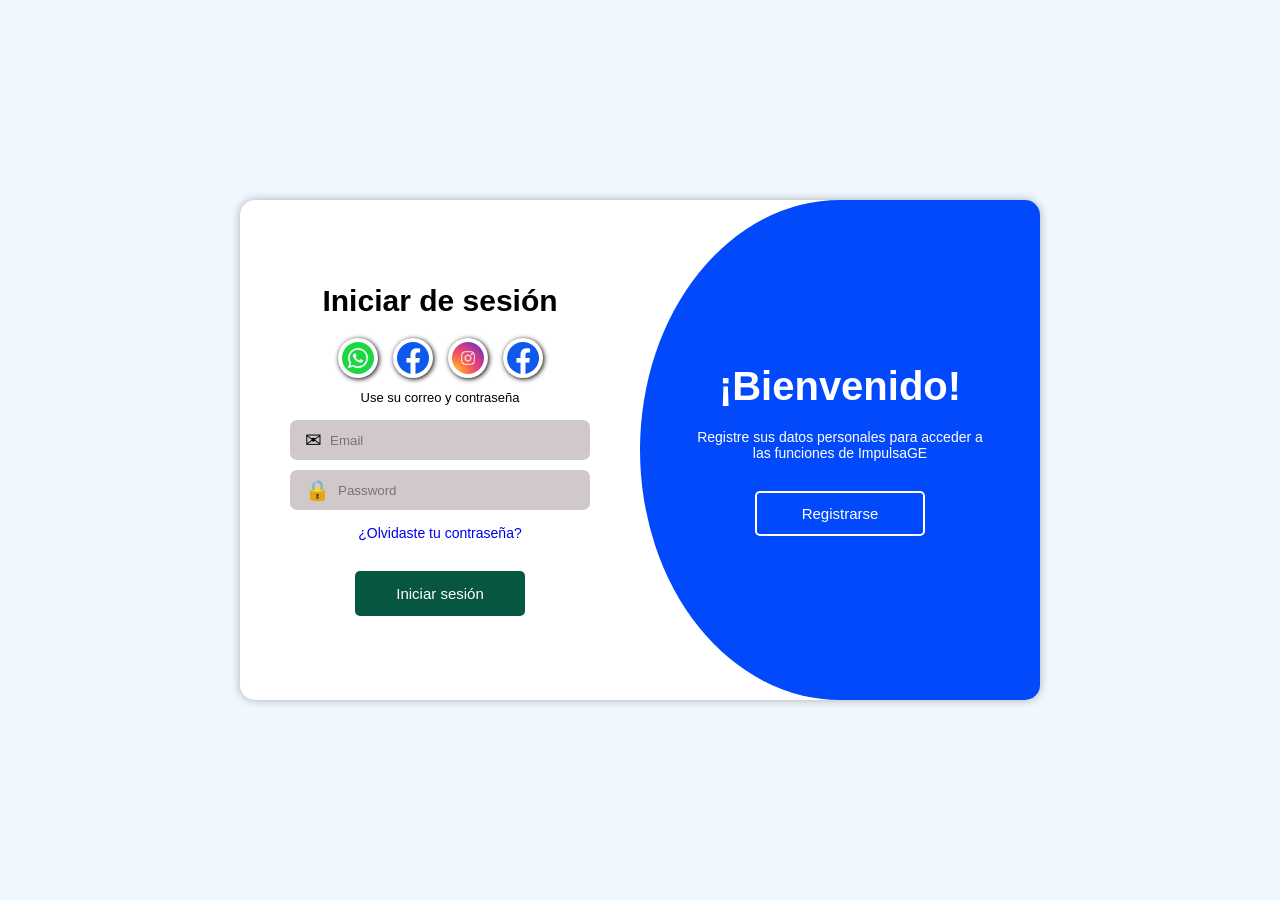
<file: pages/login/login.html>
<!DOCTYPE html>
<html lang="en">
<head>
    <meta charset="UTF-8">
    <meta name="viewport" content="width=device-width, initial-scale=1.0">
    <title>Login</title>
    <link rel="stylesheet" href="../../css/login.css">
</head>
<body>
   
    <main>

        <div class="container" id="container">

            <div class="container-form">
                <form action="" class="login" id="form_login">
                    <h2>Iniciar de sesión</h2>

                    <div class="social-networks">

                        <picture>
                            <a href="#">
                                <img src="../../img/WhatsApp.jpeg" alt="">
                            </a>
                        </picture>
                        <picture>
                            <a href="#">
                                <img src="../../img/Facebook.jpeg" alt="">
                            </a>
                        </picture>
                        <picture>
                            <a href="#">
                                <img src="../../img/Instagram.png" alt="">
                            </a>
                        </picture>
                        <picture>
                                <a href="#">
                                    <img src="../../img/Facebook.jpeg" alt="">
                                </a>
                        </picture>

                    </div>

                    <span>Use su correo y contraseña</span>

                    <div class="container-input">
                        <i>&#9993;</i>
                        <input id="email-login" type="text" placeholder="Email">
                    </div>

                     <div class="container-input">
                        <i>&#128274;</i>
                        <input id="password-login" type="password" placeholder="Password">
                    </div>

                    <a href="#">¿Olvidaste tu contraseña?</a>

                    <button class="button" id="btn-login">Iniciar sesión</button>
                </form>
            </div>

            <div class="container-form">
                <form action="" class="register" id="form_register">
                    <h2>Registrarse</h2>
                    <div class="social-networks">

                        <picture>
                            <a href="#">
                                <img src="../../img/WhatsApp.jpeg" alt="">
                            </a>
                        </picture>
                        <picture>
                            <a href="#">
                                <img src="../../img/Facebook.jpeg" alt="">
                            </a>
                        </picture>
                        <picture>
                            <a href="#">
                                <img src="../../img/Instagram.png" alt="">
                            </a>
                        </picture>
                        <picture>
                                <a href="#">
                                    <img src="../../img/Facebook.jpeg" alt="">
                                </a>
                        </picture>

                    </div>
                    
                    <div class="container-input">
                        <select id="user-type" class="select-usuario">
                            <option value="">-- Selecciona una opción --</option>
                            <option>Freelancer / Emprendedor</option>
                            <option>Joven en búsqueda de empleo</option>
                            <option>Empresa / Empleador</option>
                            <option value="1">Otros</option>
                        </select>   
                    </div>

                    <div class="container-input">
                        <i>&#128100;</i>
                        <input id="user-name" type="text" placeholder="Nombre de Usuario">
                    </div>
                    <div class="container-input">
                        <i>&#127874;</i>
                        <input id="age" type="number" placeholder="Edad">
                    </div>
                    <div class="container-input">
                        <i>&#9993;</i>
                        <input id="email-register" type="text" placeholder="Email">
                    </div>
                      <div class="container-input">
                        <i>&#128274;</i>
                        <input id="password-register" type="password" placeholder="Contraseña">
                    </div>
                     <div class="container-input">
                        <i>&#128222;</i>
                        <input id="tel" type="tel" placeholder="Telefono">
                    </div>
                    
                    <button class="button" id="btn-register">Registrarse</button>
                </form>
            </div>

            <div class="container-welcome">
                <div class="welcome-register welcome">
                    <h3>¡Bienvenido!</h3>
                    <p>Registre sus datos personales para acceder a las funciones de ImpulsaGE</p>
                    <button class="button" id="btn-w-register">Registrarse</button>
                </div>
                <div class="welcome-login welcome">
                    <h3>¡Hola!</h3>
                    <p>Ingrese sus datos personales para acceder a las funciones de ImpulsaGE</p>
                    <button class="button" id="btn-w-login">Iniciar sesión</button>
                </div>
            </div>

        </div>
    </main>
    
</body>
<script src="../../js/login.js"></script>

</html>
</file>
<file: css/index.css>
:root{
    --color-primario:white;
    --color-secundario:aliceblue;
    --color-principal:rgb(3, 73, 252);
    --color-verde-principal: rgb(7, 224, 170);
    --verde:rgb(6, 86, 66);
    --centro:center;
}

*{
    padding: 0;
    margin: 0;
    box-sizing: border-box;
    scroll-behavior:smooth;
}


/*Aqui iran los estilos del header*/

header{
    background-color: rgb(3, 73, 252);
    color: var(--color-primario);
    width: 100%;
    height: 60px;
    padding: 0px 15px;
    display: flex;
    justify-content: space-between;
    align-items: center;
    position: sticky;
    top: 0px;
    z-index: 20;
}
header .logo{
    color:var(--color-primario);
    width: auto;
    display: flex;
    justify-content: space-between;
    align-items: center;
    gap: 10px;
}
header .logo img{
    width: 40px;
    height: 40px;
    border-radius: 50%;
}
header .logo strong{
    font-size: 25px;
}
header .barra-menus{
   display: none;
}
header nav{
    display: flex;
}
nav .menus{
    list-style: none;
    display: flex;
    justify-content: right;
    gap: 20px;
}
nav .menus a{
    color: var(--color-primario);
    text-decoration: none;
}
nav .menus a:hover{
    color:rgb(118, 215, 200);

}




/**Aqui iran los estilos del main*/

/*Aqui iran los estilos de la primera sección*/

.seccion1{
    background: linear-gradient(rgb(15, 109, 209),rgb(7, 224, 170));
    color: var(--color-primario);
    text-align: center;
    width: 100%;
    height: 540px;
    padding: 0px 20px;
    display: flex;
    flex-direction: column;
    justify-content: var(--centro);
    align-items: var(--centro);
    gap: 25px;
    
}
.seccion1 h1{
    color: var(--color-primario);
    font-size: 60px;
    font-weight:bold;
    font-family: var();
}
.seccion1 p{
    font-size: 21px;
    font-weight:lighter;
}
.seccion1 .seccion1_contenedor{ 
    width: 330px;
    height: 45px;
    display: flex;
    justify-content: space-between;
}
.seccion1_contenedor .boton1, .boton2{
    border-radius: 5px;
    text-decoration: none;
    font-weight:lighter;
    font-size: 22px;
    padding:10px 5px;
 }
.boton1{
    background-color:var(--color-primario);
    color:black;
    width: 56%;
    height: 100%;
}
.boton1:hover{
   opacity: 80%;
}
.boton2{
    color: var(--color-primario);
    width: 40%;
    height: 100%; 
    border: 1px solid var(--color-primario);
}
.boton2:hover{
    background-color: var(--color-primario);
    color: black;
}

/*Aqui iran los estilos de la segunda sección*/

.seccion2{
    background-color:  var(--color-secundario);
    text-align: var(--certro);
    width: 100%;
    height: 180px;
    display: flex;
    justify-content:space-evenly;
    align-items: var(--centro);
    gap: 25px;
}
.seccion2 div{
    width: 20%;
    height: 100%;
    display: flex;
    flex-direction: column;
    justify-content:var(--centro) ;
    align-items: var(--centro);
    gap: 10px;
}
.seccion2 h3{
  color:rgb(16, 136, 223);
  font-size: 30px;
}
.seccion2 p{
  font-size: 17px;
  font-weight: lighter;
}

/*Aqui iran los estilos de la tercera sección*/

.seccion3{
    text-align: var(--centro);
    width: 100%;
    height: 400px;
    display: flex;
    flex-direction: column;
    justify-content:space-evenly;
}
.seccion3 h1{
   font-size: 33px;
   font-weight: bolder;
}
.seccion3_contenedor{
    width: 100%;
    height: 250px;
    padding: 15px 0px;
    display: flex;
    justify-content:center;
    align-items: center;
    gap:25px;
}
.modulos{
    width: 26%;
    height: 85%;
    padding: 15px;
    border-radius: 5px;
    border: 1px solid rgb(188, 203, 217);  
}
.modulos:hover{
    transform: translate3d(0px,-10px,10px);
    transition: 0.3s;
    box-shadow: -2px 2px 10px rgb(81, 71, 71);
}
.modulos i{
    font-size:40px;
}
.modulos h3{
    font-size: 22px;
    font-weight: bolder;
}
.modulos p{
    font-size: 20px;
    font-weight: lighter;
}

/*Aqui estaran los estilos de la sección problema */

section.problema{
    background-color: var(--color-secundario);
    width: 100%;
    padding:120px 40px;
    border-top: 1px solid gainsboro;
    display: flex;
    flex-direction: column;
    align-items: center;
}
section.problema>div{
    display: flex;
    flex-direction: column;
    gap: 40px;
}
section.problema>div .planteamiento{
    max-width:500px;
    display: flex;
    flex-direction: column;
    gap: 20px;
}
.planteamiento h3{
    color: var(--verde);
}
.planteamiento h1{
    font-size: 40px;
    font-weight:lighter;
}
.planteamiento p{
    color: gray;
    font-size: 20px;
}
section.problema>div .contenedor{ /* Estilos del contenedor */
    width: 100%;
    display: flex;
    gap: 20px;
}
.contenedor .contenido{
    background-color: var(--color-primario);
    max-width: 48%;
    min-width: 100px;
    flex-basis: 250px;
    padding: 30px 20px;
    box-shadow: 0 4px 12px rgba(0, 0, 0, 0.2);
    border-radius: 10px;
    display: flex;
    flex-direction: column;
    gap: 20px;
}
.contenedor .contenido:hover{
    box-shadow: 0 4px 12px rgba(0, 0, 0, 0.3);
    transform: translate(0px,-5px);

    transition: 0.3s;
}
.contenedor .contenido span{
    width: 30px;
    height: 3px;
}
.contenedor .contenido .barra1{
    background-color: var(--verde);
}
.contenedor .contenido .barra2{
    background-color: orange;
}
.contenedor .contenido .barra3{
    background-color: rgb(195, 26, 195);
}
.contenedor .contenido .barra4{
    background-color: var(--verde);
}
.contenedor .contenido i{
    font-style: initial;
    font-size: 25px;
}
.contenedor .contenido strong{
    font-weight: 17px;
}
.contenedor .contenido p{
    color: gray;
    font-weight: 16px;
}

/*Aqui estaran los estilos de la sección estadisticas*/

section.estadisticas{
    background-color: var(--verde);
    text-align: center;
    width: 100%;
    padding: 60px;
    display: flex;
    justify-content: var(--centro);
    align-items: var(--centro);
}
section.estadisticas>div{
    max-width: 800px;
    display:flex;
    flex-direction: column;
    align-items: center;
    gap: 20px;
}
.estadisticas h1{
    color: var(--color-primario);
}
.estadisticas p{
    color: var(--color-secundario);
    max-width: 600px;
    font-size: 17px;
}
.estadisticas article{ 
    max-width: 1000px;
    display: flex;
    flex-wrap: wrap;
    justify-content: var(--centro);
    align-items: var(--centro);
    gap: 40px;
}
.estadisticas article div{
    display: flex;
    flex-direction: column;
    gap: 10px;
}
.estadisticas article div strong{
    color: var(--color-primario);
    font-size: 45px;
    font-weight: bold;
}
.estadisticas article div span{
    color: var(--color-secundario);
    font-size: 16px;
}

/*Aqui estaran los estilos de la sección solucion */

section.solucion{
    background-color:aliceblue;
    padding: 150px 30px;
    display: flex;
    justify-content: var(--centro);
    align-items: var(--centro);
}
.solucion>div{
    display: flex;
    flex-direction: column;
    justify-content: var(--centro);
    gap: 30px;
}
.solucion>div .plataforma{
    max-width: 600px;
    display: flex;
    flex-direction: column;
    gap: 15px;
}
.plataforma h3{
    color: var(--verde);
}
.plataforma h1{
    font-size: 40px;
    font-weight: bold;
}
.plataforma p{
    max-width: 550px;
    color: gray;
    font-size: 17px;
}
.solucion>div .contenedor-solucion{   /* Estilos del contenido de la seccion solucion */
    display: flex;
    justify-content: space-between;
    flex-wrap: wrap;
    gap: 20px;
}
.contenedor-solucion .contenido-solucion{
    background-color: var(--color-primario);
    flex-basis: 340px;
    padding: 35px 30px;
    border-radius: 10px;
    box-shadow: 0 4px 12px rgba(0, 0, 0, 0.09);
    display: flex;
    flex-direction: column;
    justify-content: flex-start;
    gap: 20px;
}
.solucion-caja1{
     border-top:  5px solid #2ecc71;
}
.solucion-caja2{
    border-top: 5px solid #e67e22; 
}
.solucion-caja3{
    border-top: 5px solid #9b59b6;
}
.contenido-solucion span{
    color: gray;
    font-size: 17px
}
.contenido-solucion div{
    display: flex;
    gap: 15px;
}
.contenido-solucion div i{
    font-style: initial;
}
.contenido-solucion div strong{
    font-weight: bold;
}
.contenido-solucion p, .contenido-solucion ul{
    font-size: 17px
}
.contenido-solucion ul{
    list-style-position:inside;
    padding-left: 3px;
    margin-left: 0;
}

/*Aqui estaran los estilos de la sección de objetivos */

section.objetivos{
    background-color:var(--color-primario);
    width: 100%;
    padding: 120px 20px;
    display: flex;
    justify-content: var(--centro);
    align-items: var(--centro);
}
section.objetivos>div{
    display: flex;
    flex-direction: column;
    gap: 20px;
}
.objetivos>div h3{
   color: var(--verde);
}
.objetivos>div h1{
    max-width: 600px;
    font-size: 40px;
}
.objetivos article{
    display: flex;
    justify-content: center;
    gap: 50px;
}
.objetivos article .lista_objetivos{
    display: flex;
    flex-direction: column;
    gap: 35px;
}
.lista_objetivos>p{
    max-width: 500px;
    color: gray;
    font-size: 17px;
    margin-bottom: 20px;
}
.lista_objetivos .objetivo{
    max-width: 450px;
    display: flex;
    gap: 15px;
}
.objetivo i{
    font-style: initial;
    font-weight: bold;
}
.objetivo p{
    font-size: 17px;
    color: gray;
}
.objetivos article .justificacion{ /* Estilos de la justificacion */
    display: flex;
    flex-direction: column;
    gap: 15px;
}
.justificacion h2{ 
    color: var(--color-verde-principal);
}
.justificacion>div{ 
    max-width: 400px;
    padding: 20px;
    border-radius: 10px;
    display: flex;
    flex-direction: column;
    gap: 5px;
}
.justificacion .cuadro1{ 
   background-color:rgb(238, 255, 213) ;
}
.justificacion .cuadro2{ 
   background-color:rgb(246, 204, 204) ;
}.justificacion .cuadro3{ 
   background-color:rgb(252, 210, 252) ;
}.justificacion .cuadro4{ 
   background-color:rgb(212, 255, 152) ;
}
.justificacion>div div{ 
    display: flex;
    gap: 5px;
}
.justificacion>div div i{ 
    font-style: initial;
}
.justificacion .cuadro1 div span{ 
   color:rgb(77, 116, 18)  ;
}
.justificacion .cuadro1 p{ 
    color: rgb(51, 72, 19) ;
}
.justificacion .cuadro2 div span{ 
   color: rgb(225, 30, 30);
}
.justificacion .cuadro2 p{ 
    color:rgb(133, 41, 41) ;
}
.justificacion .cuadro3 div span{ 
   color: rgb(255, 1, 255) ;
}
.justificacion .cuadro3 p{ 
    color: rgb(131, 27, 131) ;
}
.justificacion .cuadro4 div span{ 
   color: rgb(57, 87, 16) ;
}
.justificacion .cuadro4 p{ 
    color:rgb(76, 113, 20) ;
}




/*Aqui estaran los estilos del footer */

footer{
    background-color: rgb(15, 109, 209);
    width: 100%;
    height: 130px;
    display: flex;
    flex-direction: column;
    justify-content: var(--centro);
    align-items: var(--centro);
    gap: 15px;
}
footer .enlaces{
    display: flex;
    justify-content: var(--centro);
    gap: 30px;
}
footer .enlaces img{
   width: 40px;
   height: 40px;
   border-radius: 50%;
}
footer p{
    color: var(--color-primario);
    font-size: 17px;
    font-weight: lighter; 
}




/* nav with class desplegar */

header nav.desplegar{
    transform: translateX(0px);
}





@media screen and (max-width:900px){
    header nav{
        background-color: var(--color-principal);
        transform: translateX(-100%);
        transition: 0.3s ease-in-out;
        position: fixed;
        top: 0px;
        left: 0px;
        width: 40%;
        height: 100vh;
    }
    header nav .menus{
        width: 40%;
        font-size: 20px;
        padding: 60px 20px;
        flex-direction: column;
        align-items: flex-start;
        gap: 20px;
    }
    header .barra-menus{
        background-color: rgb(35, 211, 73);
        color: aliceblue;
        font-size:30px;
        width: 60px;
        height: 40px;
        border: 1px solid aliceblue;
        border-radius: 10px;
        display: flex;
        justify-content: var(--centro);
        align-items: var(--centro);
    }
    .barra-menus:hover{
        background-color: rgb(23, 146, 50);
    }
    .barra-menus:active{
       background-color: rgb(35, 211, 73);
    }
    
    /*Aqui estaran los estilos de la sección problema */

    section.problema>div .contenedor{ /* Estilos del contenedor */
        flex-wrap: wrap;
        justify-content: space-between;
    }
   .contenedor .contenido{
         flex-grow: 1;
    }


}

@media screen and (max-width:780px){

    /*Aqui iran los estilos de la segunda sección*/
    .seccion2{
        height: auto;
        padding: 25px 0px;
        flex-direction: column;
    }
    .seccion2 div{
        width: auto;
        flex-direction: column;
    }

    /*Aqui iran los estilos de la tercera sección*/

    .seccion3{
        height: auto;
    }
    .seccion3_contenedor{
        height: auto;
        display: flex;
        flex-direction: column;
        justify-content:center;
        gap:25px;
    }
    .modulos{
        width: 90%;
        height: 150px;
        padding: 15px;
    }
   
    /*Aqui estaran los estilos de la sección problema */

    .contenedor .contenido{
        max-width: none;
      
    }
    .contenedor-solucion .contenido-solucion{
    flex-grow: 1;
    }

    /*Estadisticas*/



    /*Aqui estaran los estilos de la sección de objetivos */

    .objetivos>div h1{
        font-size: 30px;
    }
    .objetivos article{
        flex-wrap: wrap;
    }
    .lista_objetivos>p{
        max-width: 660px;
    }
    .lista_objetivos .objetivo{
        max-width: none;
    }

    .objetivos article .justificacion{ /* Estilos de la justificacion */
        width: 100%;
    }
    .justificacion h2{ 
        color: var(--color-verde-principal);
    }
    .justificacion>div{ 
        max-width: none;
        flex:1;
    }

}
</file>
<file: css/dashboard.css>
:root{
    --color-primario:white;
    --color-secundario:aliceblue;
    --color-principal:rgb(3, 73, 252);
    --color-verde-principal: rgb(7, 224, 170);
    --verde:rgb(6, 86, 66);
    --certro:center;
}

*{
    padding: 0;
    margin: 0;
    box-sizing: border-box;
}
.sidebar{
    background:linear-gradient(180deg,#0052cc,#003b99);
    width: 16%; 
    height: 100vh;
    padding: 30px 25px;
    transition: transform 0.5s ease-in-out;
    display: flex;
    flex-direction: column;
    align-items: center;
    gap: 10px;
    position: fixed;
    top: 0px;
    left: 0px;
}
.logo{
    color: white;
    font-size: 30px;
    font-weight: bold;
    width: 100%;
    height: 80px;
    padding: 10px 20%;
}
.logo span{
    color: #7dd3fc;
}
.menus{
    width: 100%;
    font-size: 20px;
    font-weight: lighter;
    display: flex;
    flex-direction: column;
    gap: 20px;
}
.menus li{
    width: 100%;
    height: 55px;
    list-style:none;
    border-radius: 10px;
}
.menus li:hover, .menus .activo{
    background:rgba(255,255,255,0.18);
    transform:translateX(5px);
}
.menus li a{
    color: white;
    width: 100%;
    height: 100%;
    padding: 13px;
    text-decoration: none;
    display: flex;
    align-items: center;
    gap: 15px;
}
.usuario{
    background-color:rgba(255,255,255,0.1);
    backdrop-filter:blur(200px);
    color: white;
    width:100%;
    height: 75px;
    text-align: left;
    padding: 17px 20px;
    margin-top:auto;
    border-radius: 10px;
}

/*Aqui estaran los estilos del main*/

main{
    background-color: aliceblue;
    margin-left:16%;
    padding: 40px;
}
.bara-superior{
    width: auto;
    margin: 30px 0px;
    display: flex;
    justify-content: space-between;
    align-items:center;
}
.bara-superior h1{
    font-size: 37px;
    font-weight: bold;
}
.bara-superior .buscador{
    background-color:white;
    width: 250px;
    height: 40px;
    padding: 15px;
    border-radius:12px;
    display:flex;
    align-items:center;
    gap:10px;
    box-shadow:0 5px 15px rgba(0,0,0,0.05);
}
.buscador input{
    border:none;
    outline:none;
    font-size:15px;
}

/*Aqui estaran los estilos de las cartas de publicación*/

.cartas{
    width: 100%;
    display:flex;
    gap:25px;
    margin-bottom:35px;
}
.carta{
    color:white;
    width: 33%;
    height: 170px;
    padding:36px;
    display: flex;
    flex-direction: column;
    justify-content: center ;
    border-radius:22px;
    position:relative;
    overflow:hidden;
    transition:0.3s;
    cursor:pointer;
}
.carta:hover{
    transform:translateY(-5px);
    transition: 0.4s;
}
.carta-azul{
    background-color:#0052cc;
}
.carta-verde{
    background-color: green;
}
.carta-naranja{
    background-color: orange;
}
.carta h2, .carta div{
    font-weight: bold;
  }
.carta i{
    font-size: 40px;
    opacity: 30%;
    position: absolute;
    top: 20px;
    right: 15px;
}
.carta h2{
  
}
.carta div{
   font-size: 45px;
}
.carta p{
    font-size: 18px;
    font-weight: 500;
}
/*Aqui estaran el titulo del encabezado de la seccion empleos*/

.titulo-ofertas{
    margin-bottom: 30px;
}

/*Aqui estaran los estilos de la sección empleos*/

.empleos{
    display: flex;
    justify-content: left;
    gap: 20px;
}
.empleo{
    background-color: white;
    height: 180px;
    padding: 20px 15px;
    border-radius:20px;
    border:1px solid gray;
    display: flex;
    flex-direction: column;
    justify-content:space-between;
}
.empleo div{
    display: flex;
    justify-content: space-between;
    align-items: center;
}
.empleo .titulo {
    align-items: flex-start;
}
.titulo .tipo-trabajo{
    background-color: rgba(1, 145, 255, 0.621);
    color: rgb(182, 156, 11);
    padding: 4px 12px;
    border-radius: 10px;
}
.empleo p{
    color:#64748b;
    font-size: 17px;
    font-weight:lighter;
    line-height:1.5;
}
.postulacion .remuneracion{
   color: rgb(8, 138, 8);
   font-weight: bold;
}
.postulacion button{
    background:#2563eb;
    color:white;
    width: 80px;
    height: 30px;
    border-radius: 10px;
    border: none;
}


.desplegar{
    background-color:gray;
    color:white;
    margin:7px;
    border-radius:5px;
    cursor: default;
    display: none;
    position: fixed;
    top: 0px;
    left: 0px;
    z-index: 22;
}
.desplegar:hover{
    background-color:white;
    color:gray;
}
.desplegar:active{
    background-color:gray;
    color:white;
}






















@media screen and (max-width:1100px){
    .sidebar{
        width:80px;
        padding: 30px 10px;
    }

    .logo{
        font-size:22px;
    }
    .menus li{
        width: 90%;
        display: flex;
        justify-content: center;
        align-items: center;
    }

    .logo,
    .menus a span,
    .usuario{
        display:none;

    }

    main{
        margin-left:80px;
    }

    .menus a{
        justify-content:center;
    }


    .cartas{
        flex-wrap: wrap;
    }
    .carta{
        width: 48%;
        
}


.empleo div.titulo {
    flex-direction: column;
    align-items: center;
}
.empleo div.titulo span{
   width: 100%;
}
.empleo p{
    display: none;
}

.desplegar{
    display:flex;
}
}


@media screen and (max-width:820px){
    .sidebar{
        width: 50%; 
        padding: 30px 0px;
        transform: translateX(-100%);
        z-index: 20;
    }
    .menus a span{
        display: flex;
        justify-content: left;
    }
    main{
        width: 100%;
        height: auto;
        margin-left: 0px;
        padding: 15px;
    }
    .empleo p{
    display: none;
   
    }

    .bara-superior{
        flex-direction:column;
        gap:15px;
        align-items:flex-start;
    }

    .bara-superior h1{
        font-size:28px;
    }
    
    .cartas{
        flex-direction: column;
    }
    .carta{
        width: 100%;
    }
    .empleo div.titulo {
        flex-direction: row;
        align-items: center;
    }
    .empleo div.titulo span{
        width: auto;
    }
    .empleos{
        display: flex;
        justify-content: left;
        gap: 20px;
        flex-wrap: wrap;
    }
    .empleo{
        flex-grow: 1;
    }
  .empleo p{
        display: block;
    }



    /* Sidebar con clase activo */

    .sidebar.activo{
       transform: translateX(0px);
    }
}
</file>
<file: css/formacion.css>
:root{
    --fuente:'Franklin Gothic Medium', 'Arial Narrow', Arial, sans-serif;
    --blanco:white;
}

*{
    padding: 0;
    margin: 0;
    box-sizing: border-box;
}
.sidebar{
    background:linear-gradient(180deg,#0052cc,#003b99);
    width: 16%;
    height: 100vh;
    padding: 30px 25px;
    display: flex;
    flex-direction: column;
    align-items: center;
    gap: 10px;
    position: fixed;
    top: 0px;
    left: 0px;
}
.logo{
    color: white;
    font-size: 30px;
    font-weight: bold;
    width: 100%;
    height: 80px;
    padding: 10px 20%;
}
.logo span{
    color: #7dd3fc;
}
.menus{
    width: 100%;
    font-size: 20px;
    font-weight: lighter;
    display: flex;
    flex-direction: column;
    gap: 20px;
}
.menus li{
    width: 100%;
    height: 55px;
    list-style:none;
    border-radius: 10px;
}
.menus li:hover, .menus .activo{
    background:rgba(255,255,255,0.18);
    transform:translateX(5px);
}
.menus li a{
    color: white;
    width: 100%;
    height: 100%;
    padding: 13px;
    text-decoration: none;
    display: flex;
    align-items: center;
    gap: 15px;
}
.usuario{
    background-color:rgba(255,255,255,0.1);
    backdrop-filter:blur(200px);
    color: white;
    width:100%;
    height: 75px;
    text-align: left;
    padding: 17px 20px;
    margin-top:auto;
    border-radius: 10px;
}

/*Aqui estaran los estilos del contenido main*/

main{
    background-color: aliceblue;
    height:auto;
    margin-left:16%;
    padding: 40px 40px;
    height: 100vh;
    overflow:auto ;
}
h1.titulo-encabezado{
    font-size: 40px;
}
h2.subtitulo{
    font-size: 30px;
    margin-top: 25px;
}
section.cursos{
    margin-top: 25px;
    flex-wrap: wrap;
    
    display:grid;
    grid-template-columns:repeat(auto-fit,minmax(320px,1fr));
gap: 25px;
}
.curso{
    background-color: white;
    padding: 27px;
    border-radius: 20px;
    display: flex;
    flex-direction: column;
    justify-content: space-between;
    gap: 20px;
}
.curso p, .curso span{
    font-size: 17px;
}
.curso p{
    color: green;
}
.curso .campos{
    width: 100%;
    display: flex;
    gap: 12px;
    flex-wrap: wrap;
}
.campos span{
    background-color:rgb(162, 187, 218) ;
    color: rgb(8, 8, 192);
    padding: 7px 10px;
    border-radius: 15px;
}
.curso button{
    background-color:rgb(0, 115, 255);
    color: white;
    font-size: 17px;
    padding: 13px 20px;
    border: none;
    border-radius: 15px;
}
.curso button:hover{
    background-color:rgb(37, 108, 195);
  
}









@media(max-width:900px){
    .sidebar{
        width:80px;
        padding: 30px 10px;

    }

    .logo{
        font-size:22px;
    }
    .menus li{
         width: 90%;
        display: flex;
        justify-content: center;
        align-items: center;
}

   .logo,
    .menus a span,
    .usuario{
        display:none;

    }

    main{
        margin-left:80px;
    }

    .menus a{
        justify-content:center;
    }
}

@media(max-width:600px){

    .bara-superior{
        flex-direction:column;
        gap:15px;
        align-items:flex-start;
    }

    .bara-superior h1{
        font-size:28px;
    }
}
</file>
<file: css/ofertasEmpleo.css>
*{  
    padding: 0;
    margin: 0;
    box-sizing: border-box;
    scroll-behavior: smooth;
}
/*Aqui estaran los estilos del sidebar*/


/*
    <div class=" buscador ciudad">
        <input type="text" list="ciudades" placeholder="Malabo">
            <datalist id="ciudades">
                <option>Malabo</option>
                <option>Bata</option>
                <option>Djibloho</option>
                <option>Mongomo</option>
                <option>Annobón</option>
                <option>Mbini</option>
                <option>otro</option>
            </datalist>
    </div>

    <div class=" buscador salario">
        <input type="number" placeholder="Todos los salarios">
    </div>
*/
.sidebar{ 
    background:linear-gradient(180deg,#0052cc,#003b99);
    width: 16%;
    height: 100vh;
    padding: 30px 25px;
    display: flex;
    flex-direction: column;
    align-items: center;
    gap: 10px;
    position: fixed;
    top: 0px;
    left: 0px;
}
.logo{
    color: white;
    font-size: 30px;
    font-weight: bold;
    width: 100%;
    height: 80px;
    padding: 10px 20%;
}
.logo span{
    color: #7dd3fc;
}
.menus{
    width: 100%;
    font-size: 20px;
    font-weight: lighter;
    display: flex;
    flex-direction: column;
    gap: 20px;
}
.menus li{
    width: 100%;
    height: 55px;
    list-style:none;
    border-radius: 10px;
}
.menus li:hover, .menus .activo{
    background:rgba(255,255,255,0.18);
    transform:translateX(5px);
}
.menus li a{
    color: white;
    width: 100%;
    height: 100%;
    padding: 13px;
    text-decoration: none;
    display: flex;
    align-items: center;
    gap: 15px;
}
.usuario{
    background-color:rgba(255,255,255,0.1);
    backdrop-filter:blur(200px);
    color: white;
    width:100%;
    height: 75px;
    text-align: left;
    padding: 17px 20px;
    margin-top: auto;
    border-radius: 10px;
}

/*Aqui estaran los estilos del contenido main*/

main{
    background-color: aliceblue;
    height:100vh;
    margin-left:16%;
    padding: 0px 40px;
}

/*Aqui estaran los estilos de la seccion de los buscadores*/

.buscadores{
    width: 100%;
    display: flex;  
    margin-bottom: 30px; 
    justify-content: right;
}
.buscador{
    background-color: white;
    width: 100px;
    height: 35px;
    margin-top: 20px;
    border-radius: 20px;
    border: 1px solid rgb(180, 212, 238);
    overflow: hidden;
    display: flex;
    justify-content: space-between;
}
.buscador img{
    width: 30px;
    height: 100%;
    border-radius: 100%;
}
.buscador input{
    width: 70px;
    height: 100%;
    font-size: 16px;
    padding: 0 10px;
    outline: none;
    border: none;
}
.buscador:hover{
    border: 2px solid rgb(180, 212, 238);
}

/*Aqui estaran los estilos de la seccion empleos*/

.empleos{ 
    display: grid;
    grid-template-columns: 33% 33% 33%;
    grid-template-rows: auto;
    gap: 15px;
}
.empleos .empleo{
    height: 220px;
    flex-grow: 1;
    background-color: white;
    padding: 20px;
    border-radius: 10px;
    border: 1px solid rgb(182, 174, 174);
    transition: transform 0.3s ease;
    display: flex;
    flex-direction: column;
    justify-content: space-between;
}
.empleos .empleo:hover{
   transform: translateY(-5px);
   box-shadow: 0px 0px 1px black;
}
.empleos .empleo p{
    color: green;
 
}
.empleos .empleo span{
    background-color:green;
    color: white;
    width: 80px;
    text-align: center;
    font-size: 13px;
    font-weight: bold;
    padding: 4px 7px;
    border-radius: 5px;
}
.empleo button{
    background-color: #0052cc;
    color: white;
    padding: 9px;
    border-radius: 7px;
    border: none;
    transition: 0.2s;
}
.empleo button:hover{
    background-color: #003b99;
}
.empleo button:active{
    background-color: rgb(78,115, 23);
}

/*Aqui estaran los estilos de las imagenes de empleos*/

.btn_carrusel{
    width: 50px;
    height: 50px;
    border-radius: 50%;
    position: absolute;
    z-index: 6;
}
.btn_left{
    left: 0px;
}
.btn_right{
    right: 0px;
}
.carrusel_empleos{
    width: 100%;
    height: auto;
    display: flex;
    justify-content: center;
    margin: 20px 10px;

}

.carrusel_list{
    width: fit-content;
    height: 304px;
    max-width: 90vw;
    padding: 10px 0px;
    margin: 0px auto;
    display: flex;
    align-items: center;
    position: relative;
    overflow: hidden;
}
.carrusel_track{
    transform: translateX(0px);
    transition: 0.5s ease-in-out;
    display: flex;
    justify-content:center;
    gap: 15px;
    position: relative;
    top: 0px;
    left: 0px;
}

.carrusel{
    position: relative;
    width: 200px;
    height: 100%;
    padding: 0px;
    display: flex;
    float: left;
}
.carrusel h4{
    color: 20px;
    font-size: 22px;
    line-height: 13px;
    padding: 15px;
    position: absolute;
    z-index: 5;
}
.carrusel h4 small{
    font-size: 15px;
    display: block;
}
.carrusel a img{
    object-fit: cover;
    width: 200px;
    height: 300px;
    border-radius: 15px;
    box-shadow: 0px 2px 5px 0 rgba(0, 0, 0, 0.5);
    transition: 0.3s ease-in-out;
}

.carrusel_empleos a{
    text-decoration: none;
}




/* caja empleos con la clase busqueda nula*/

.empleos.busqueda_nula{
    color: #0052cc;
    font-size: 20px;
    width: 100%;
    height: 85vh;
    display: flex;
    justify-content: center;
    align-items: center;
}

/*



.empleo:nth-child(even) button{
    background-color: #00aeff;


*/

@media (max-width:900px){
    .sidebar{
        width:80px;
        padding: 30px 10px;

    }

    .logo{
        font-size:22px;
    }
    .menus li{
         width: 90%;
        display: flex;
        justify-content: center;
        align-items: center;
}

    .logo,
    .menus a span,
    .usuario{
        display:none;

    }

    main{
        margin-left:80px;
    }

    .menus a{
        justify-content:center;
    }
    .empleos{
        grid-template-columns: 50% 50%;
    }
}

@media(max-width:600px){

    .bara-superior{
        flex-direction:column;
        gap:15px;
        align-items:flex-start;
    }

    .bara-superior h1{
        font-size:28px;
    }
    .empleos{
        grid-template-columns: 100%;
    }
}
</file>
<file: css/perfil.css>
:root{
    --color-primario:white;
    --color-secundario:aliceblue;
    --color-principal:rgb(3, 73, 252);
    --color-verde-principal: rgb(7, 224, 170);
    --verde:rgb(6, 86, 66);
    --centro:center;
    --fuente: Georgia, 'Times New Roman', Times, serif;

}
*{
    padding: 0;
    margin: 0;
    box-sizing: border-box;
}
.sidebar{
    background:linear-gradient(180deg,#0052cc,#003b99);
    width: 16%;
    height: 100vh;
    padding: 30px 25px;
    display: flex;
    flex-direction: column;
    align-items: center;
    gap: 10px;
    position: fixed;
    top: 0px;
    left: 0px;
}
.logo{
    color: white;
    font-size: 30px;
    font-weight: bold;
    width: 100%;
    height: 80px;
    padding: 10px 20%;
}
.logo span{
    color: #7dd3fc;
}
.menus{
    width: 100%;
    font-size: 20px;
    font-weight: lighter;
    display: flex;
    flex-direction: column;
    gap: 20px;
}
.menus li{
    width: 100%;
    height: 55px;
    list-style:none;
    border-radius: 10px;
}
.menus li:hover, .menus .activo{
    background:rgba(255,255,255,0.18);
    transform:translateX(5px);
}
.menus li a{
    color: white;
    width: 100%;
    height: 100%;
    padding: 13px;
    text-decoration: none;
    display: flex;
    align-items: center;
    gap: 15px;
}
.usuario{
    background-color:rgba(255,255,255,0.1);
    backdrop-filter:blur(200px);
    color: white;
    width:100%;
    height: 75px;
    text-align: left;
    padding: 17px 20px;
    margin-top:auto;
    border-radius: 10px;
}

/*Aqui estaran los estilos del contenido main*/

main{
    background-color:aliceblue;
    height: 100vh;
    margin-left:16%;
    padding: 40px;
}

/* Aqui estaan los estilo del modal */
.modal{
    background-color: rgba(0, 0, 0, 0.6);
    width: 100%;
    height: 100vh;
    display: none;
    justify-content: center;
    align-items: center;
    position: fixed;
    z-index: 55;
    overflow-y: auto;
}
.modal .container_modal{
    max-width: 600px;
    border-radius: 20px;
    overflow: hidden;
    flex-basis: 600px;
    height: auto;
    display: flex;
    flex-direction: column;
    z-index: 20;
}
.titulo_modal{
    background-color: var(--color-principal);
    color: white;
    font-size: 22px;
    width: 100%;
    height: 60px;
    display: flex;
    justify-content: center;
    align-items: center;
}
.form_perfil{
    background-color: var(--color-primario);
    padding: 25px;
    display: flex;
    justify-content: center;
    align-content: center;
    flex-wrap: wrap;
    gap: 20px;
}
.form_perfil .grupo_input{
    min-width: 265px;
    flex-grow: 1;
    display: flex;
    flex-direction: column;
    gap: 6px;
}
.grupo_input input{
    padding: 10px;
    border-radius: 5px;
    border: none;
    outline: none;
    box-shadow: 0px 0px 2px ;
}
input:focus{
    border: 1px solid var(--color-principal);
    box-shadow: 0px 0px 2px var(--color-principal);
}
.btns_modal{
    font-size: 25px;
    flex-basis: 100%;
    display: flex;
    justify-content: end;
    gap: 20px;
}
.btns_modal button{
    color: white;
    padding: 13px;
    border-radius: 9px;
    border: none;
}
.btn_cancelar_modal{
    background-color: rgba(81, 71, 224, 0.6);
}
.btn_guardar_modal{
    background-color: var(--color-principal);
}

/*Aqui estaran los estilos del perfil*/
h2{
    font-family: var(--fuente);
    font-weight: bold;
}
.perfil{
    background-color: white;
    max-width: 900px;
    padding: 45px;
    margin: 30px 0px;
    border: 1px solid rgb(15, 109, 209);
    border-radius: 10px;
    display: flex;
    flex-direction: column;
    gap: 30px;
}
.perfil article{
    width: 100%;
    display: flex;
    flex-wrap: wrap;
    justify-content: space-between;
}
.perfil article div{
    min-width:280px;
    line-height: 30px;
    flex:1; 
}
.perfil article div strong{
    color: rgb(68, 125, 170) ;
    font-size: 15px;
}
.perfil article div p{
    font-size: 18px;
}

.habilidades{
    display: flex;
    justify-content: left;
    flex-wrap: wrap;
    gap: 15px;
}
.habilidades span{
    background-color: rgb(1, 117, 212);
    color: white;
    padding: 7px 10px;
    border-radius: 25px;
}
.perfil>p{
    font-family: var(--fuente);
    font-weight: bold;
}
.perfil>p span{
    font-size: 17px;
    font-family: initial;
    font-weight: normal;
}
button.btn_editar_perfil{
    background-color:rgb(0, 128, 255);
    color: white;
    width: 170px;
    font-size: 15px;
    padding: 14px 10px;
    border-radius: 10px;
    border: none;
   
}

button:hover{
    background-color:  rgb(6, 73, 139);
    color: white;
    border: 1px solid rgb(0, 128, 255);

}


.telefono{
    flex-grow: 1;
}








@media(max-width:900px){
    .sidebar{
        width:80px;
        padding: 30px 10px;

    }

    .logo{
        font-size:22px;
    }
    .menus li{
        width: 90%;
   display: flex;
   justify-content: center;
   align-items: center;
}

    .logo,
    .menus a span,
    .usuario{
        display:none;

    }

    main{
        margin-left:80px;
    }

    .menus a{
        justify-content:center;
    }


.perfil article{
    width: 100%;
    display: flex;
    flex-wrap: wrap;
    justify-content: space-between;
}
.perfil article div{
    width: 100%;
    line-height: 30px;
}



}

@media(max-width:600px){

    .bara-superior{
        flex-direction:column;
        gap:15px;
        align-items:flex-start;
    }

    .bara-superior h1{
        font-size:28px;
    }
}
</file>
<file: css/subirDocumentos.css>
:root{
    --fuente:'Franklin Gothic Medium', 'Arial Narrow', Arial, sans-serif;
    --blanco:white;
}

*{
    padding: 0;
    margin: 0;
    box-sizing: border-box;
}
.sidebar{
    background:linear-gradient(180deg,#0052cc,#003b99);
    width: 16%;
    height: 100vh;
    padding: 30px 25px;
    display: flex;
    flex-direction: column;
    align-items: center;
    gap: 10px;
    position: fixed;
    top: 0px; 
    left: 0px;
}
.logo{
    color: white;
    font-size: 30px;
    font-weight: bold;
    width: 100%;
    height: 80px;
    padding: 10px 20%;
}
.logo span{
    color: #7dd3fc;
}
.menus{
    width: 100%;
    font-size: 20px;
    font-weight: lighter;
    display: flex;
    flex-direction: column;
    gap: 20px;
}
.menus li{
    width: 100%;
    height: 55px;
    list-style:none;
    border-radius: 10px;
}
.menus li:hover, .menus .activo{
    background:rgba(255,255,255,0.18);
    transform:translateX(5px);
}
.menus li a{
    color: white;
    width: 100%;
    height: 100%;
    padding: 13px;
    text-decoration: none;
    display: flex;
    align-items: center;
    gap: 15px;
}
.usuario{
    background-color:rgba(255,255,255,0.1);
    backdrop-filter:blur(200px);
    color: white;
    width:100%;
    height: 75px;
    text-align: left;
    padding: 17px 20px;
    margin-top:auto;
    border-radius: 10px;
}
/*Aqui estaran los estilos del contenido*/

main{
    background-color: aliceblue;
    height: 100vh;
    font-family:var(--fuente);
    margin-left:16%;
    padding: 40px;
    overflow:auto;
}
h1{
    font-size: 40px;
}
h2{
    font-size: 30px;
    margin: 35px 0px 20px;
}
.subir-archivos{
    background-color: var(--blanco);
    width: 100%;
    height: 300px;
    border-color: #7bc0e0;
    border-radius: 10px;
    border-style:dashed;
    display: flex;
    flex-direction: column;
    justify-content: center;
    align-items: center;
    line-height: 30px;
}
.subir-archivos i{
    color: gray;
    font-size: 70px;
    opacity: 80%;
}
.subir-archivos strong, .subir-archivos p{
    font-size: 15px;
   
}
.subir-archivos label{
    background-color: #0052cc;
    color: var(--blanco);
    font-size: 20px;
    display: inline-block;
    padding: 13px 50px;
    border-radius: 10px;
}
.subir-archivos label:hover{
    background-color: #083791;

}
.subir-archivos input{
    display: none;
   
}
/*Aquio esaran los estilos de los archivos subidos*/
.archivos-subidos{
    background-color: var(--blanco);
    width: 100%;
    padding:20px 30px ;
    border-radius: 15px;
}
.archivos-subidos article{
    padding:20px 15px ;
    border-bottom: 1px solid #7bc0e0;
    display: flex;
    justify-content: space-between;
    align-items: center;
}
.archivos-subidos article:nth-child(odd) span{
    color: green;
}
.archivos-subidos article:nth-child(even) span{
   color: orange;
}

.archivos-subidos article:last-child{
    border-bottom:none;
}
.archivos-subidos article:nth-child(even) {
    background-color: aliceblue;
}
.archivos-subidos div strong{
     color: rgb(101, 109, 113);
   font-size: 16px;
}
.archivos-subidos div p{
    font-size: 14px;
}











@media(max-width:900px){
    .sidebar{
        width:80px;
        padding: 30px 10px;

    }

    .logo{
        font-size:22px;
    }
    .menus li{
        width: 90%;
        display: flex;
        justify-content: center;
        align-items: center;
}

   .logo,
    .menus a span,
    .usuario{
        display:none;

    }

    main{
        margin-left:80px;
    }

    .menus a{
        justify-content:center;
    }
}

@media(max-width:600px){

    .bara-superior{
        flex-direction:column;
        gap:15px;
        align-items:flex-start;
    }

    .bara-superior h1{
        font-size:28px;
    }
}
</file>
<file: css/login.css>
:root{
    --color-primario:white;
    --color-secundario:aliceblue;
    --color-principal:rgb(3, 73, 252);
    --color-verde-principal: rgb(7, 224, 170);
    --verde:rgb(6, 86, 66);
    --certro:center;
}

*{
    padding: 0;
    margin: 0;
    box-sizing: border-box;
    scroll-behavior: smooth;
    font-family: 'Franklin Gothic Medium', 'Arial Narrow', Arial, sans-serif;
}
body{
    background-color:  var(--color-secundario);
    width: 100%;
    height: 100vh;
    display: flex;
    justify-content: center;
    align-items: center;
}

/* Aqui estaran los estilos del contenedor */

.container{
    background-color: white;
    width: 800px;
    height: 500px;
    border-radius: 15px;
    position: relative;
    display: flex;
    overflow: hidden;
    box-shadow: 0 0 10px rgba(0, 0, 0, 0.3);
}
.container-form{
    width: 100%;
    overflow: hidden;
}
.container-form form{
    width: 100%;
    height: 100%;
    display: flex;
    flex-direction: column;
    justify-content: center;
    align-items: center;
    transition: transform 0.5s ease-in;
}
.container-form form h2{
    font-size: 30px;
    margin-bottom: 20px;
}
.social-networks{
    font-size: 25px;
    width: 100%;
    margin-bottom: 12px;
    display: flex;
    justify-content: center;
    gap: 15px;
}
.social-networks picture{
    width: 40px;
    height: 40px;
}
.social-networks img{
    width: 100%;
    height: 100%;
    padding: 4px;
    border-radius: 50%;
    box-shadow: 1px 1px 5px black;
    cursor: pointer;
}
.container-form form >span{
    font-size: 13px;
    margin-bottom: 15px;
}
.container-input{
    background-color: rgb(209, 201, 201);
    width: 300px;
    height: 40px;
    padding: 0px 15px;
    border-radius: 7px;
    display: flex;
    margin-bottom: 10px;
    justify-content: center;
    align-items: center;
    gap: 8px;
}
.container-input select{
    width: calc(100% + 300px);
    height: 100%;
    outline: none;
}
.container-input i{
    font-size: 20px;
    font-style: initial;
}
.container-input input{
    background-color: inherit;
    width: 100%;
    height: 100%;
    border-radius: 5px;
    border: none;
    outline: none;
}
.container-form a{
    font-size: 14px;
    text-decoration: none;
    margin-top: 5px;
    margin-bottom: 20px;
}
.button{
    background-color: var(--verde);
    color: white;
    font-size: 15px;
    width: 170px;
    height: 45px;
    margin-top: 10px;
    border: none;
    border-radius: 5px;
    cursor: pointer;
}

/* Animación de los formularios*/

.register{
    transform: translateX(-100%);
}


.container.activo .login{
    transform: translateX(100%);
}
.container.activo .register{
    transform: translateX(0);
}

/* Welcome*/

.container-welcome{
    background-color: var(--color-principal);
    width: 50%;
    height: 100%;
    border-radius: 50% 0 0 50%;
    transform: translateX(100%);
    position: absolute;
    display: flex;
    justify-content: center;
    align-items: center;
    transition: transform 0.5s ease-in-out, border-radius 0.5s ease-in-out;
    overflow: hidden;
}
.container.activo .container-welcome{
    background-color: var(--color-verde-principal);
    transform: translateX(0px);
    border-radius: 0 50%  50% 0;
}
.container-welcome .welcome{
    color: white;
    padding: 50px;
    position: absolute;
    display: flex;
    flex-direction: column;
    align-items: center;
    gap: 20px;
}
.container-welcome h3{
    font-size: 40px;
    
}
.container-welcome p{
    font-size: 14px;
    text-align: center;
}
.container-welcome .button{
    background-color: inherit;
    border: 2px solid white;
}
.welcome-login{
    transform: translateX(100%);
}

.container.activo .welcome-login{
   transform: translateX(0);
}
.container.activo .welcome-register{
   transform: translateX(-100%);
}
</file>
